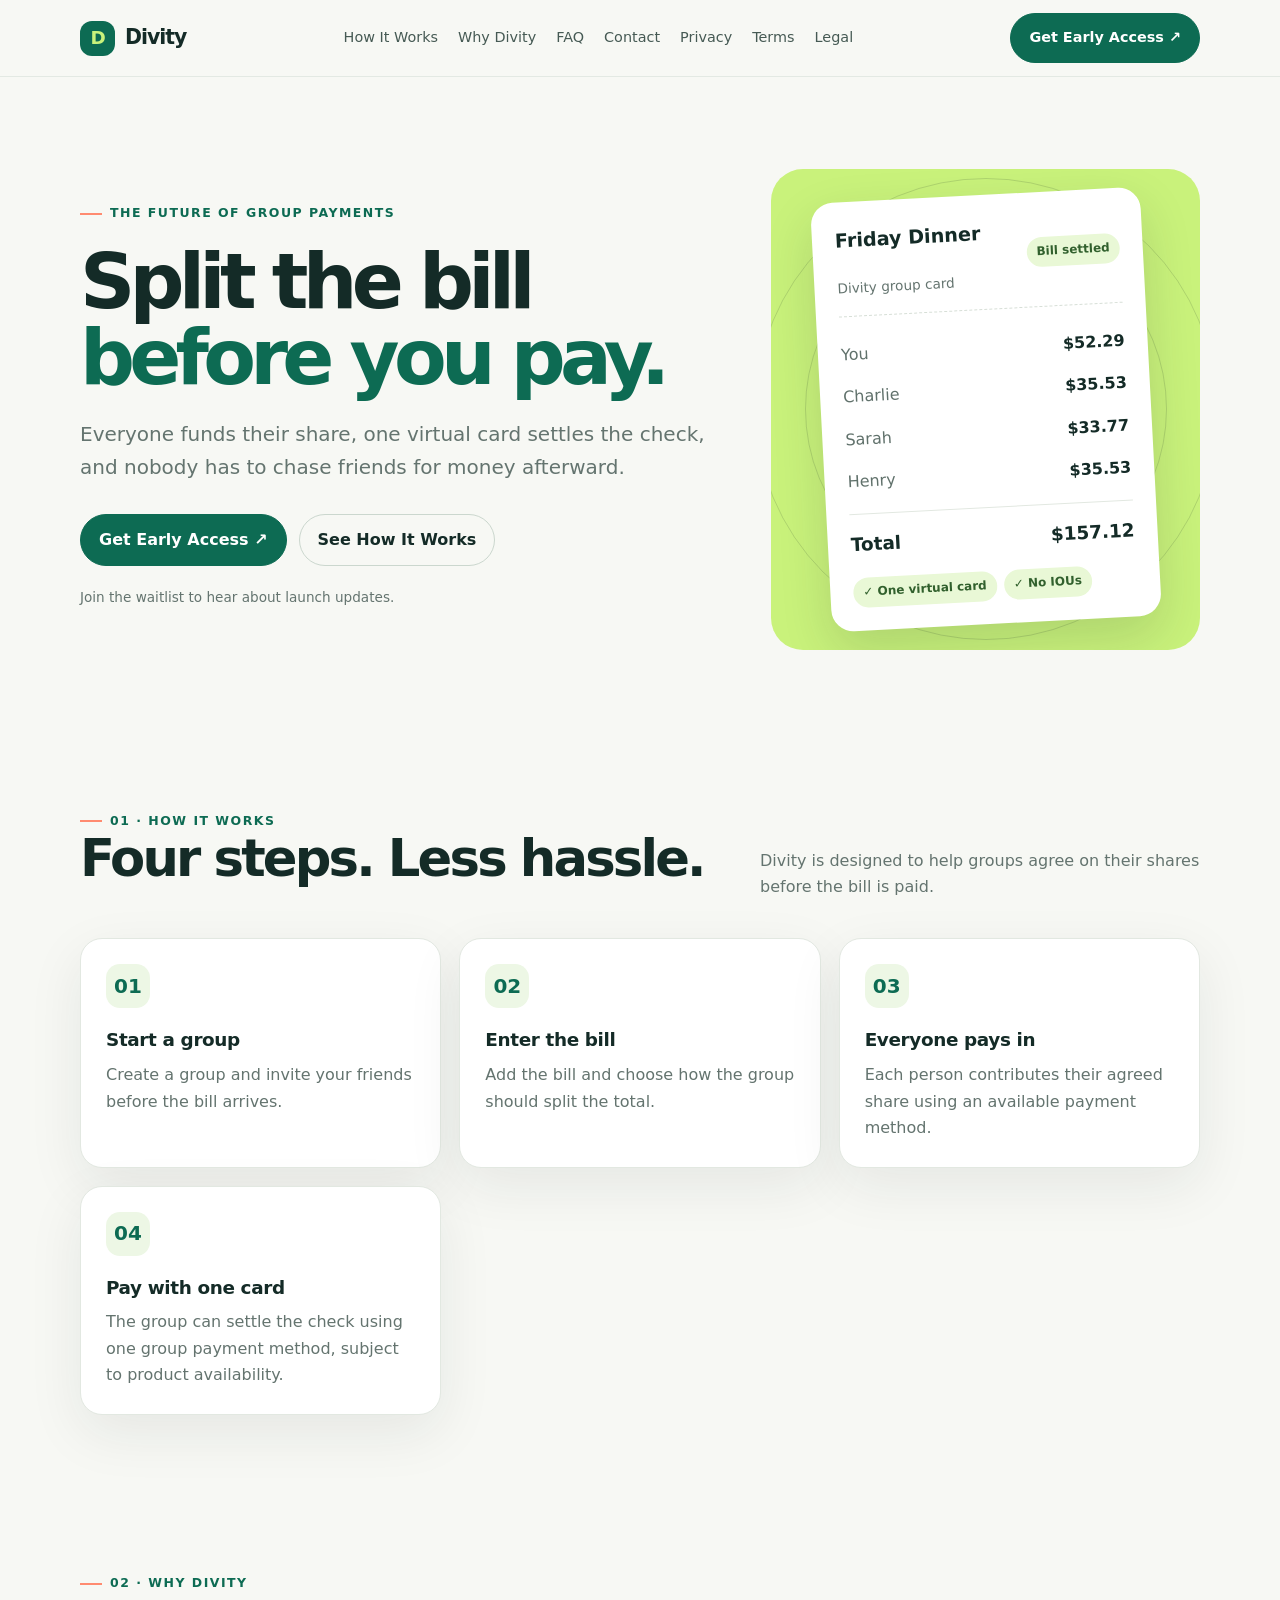
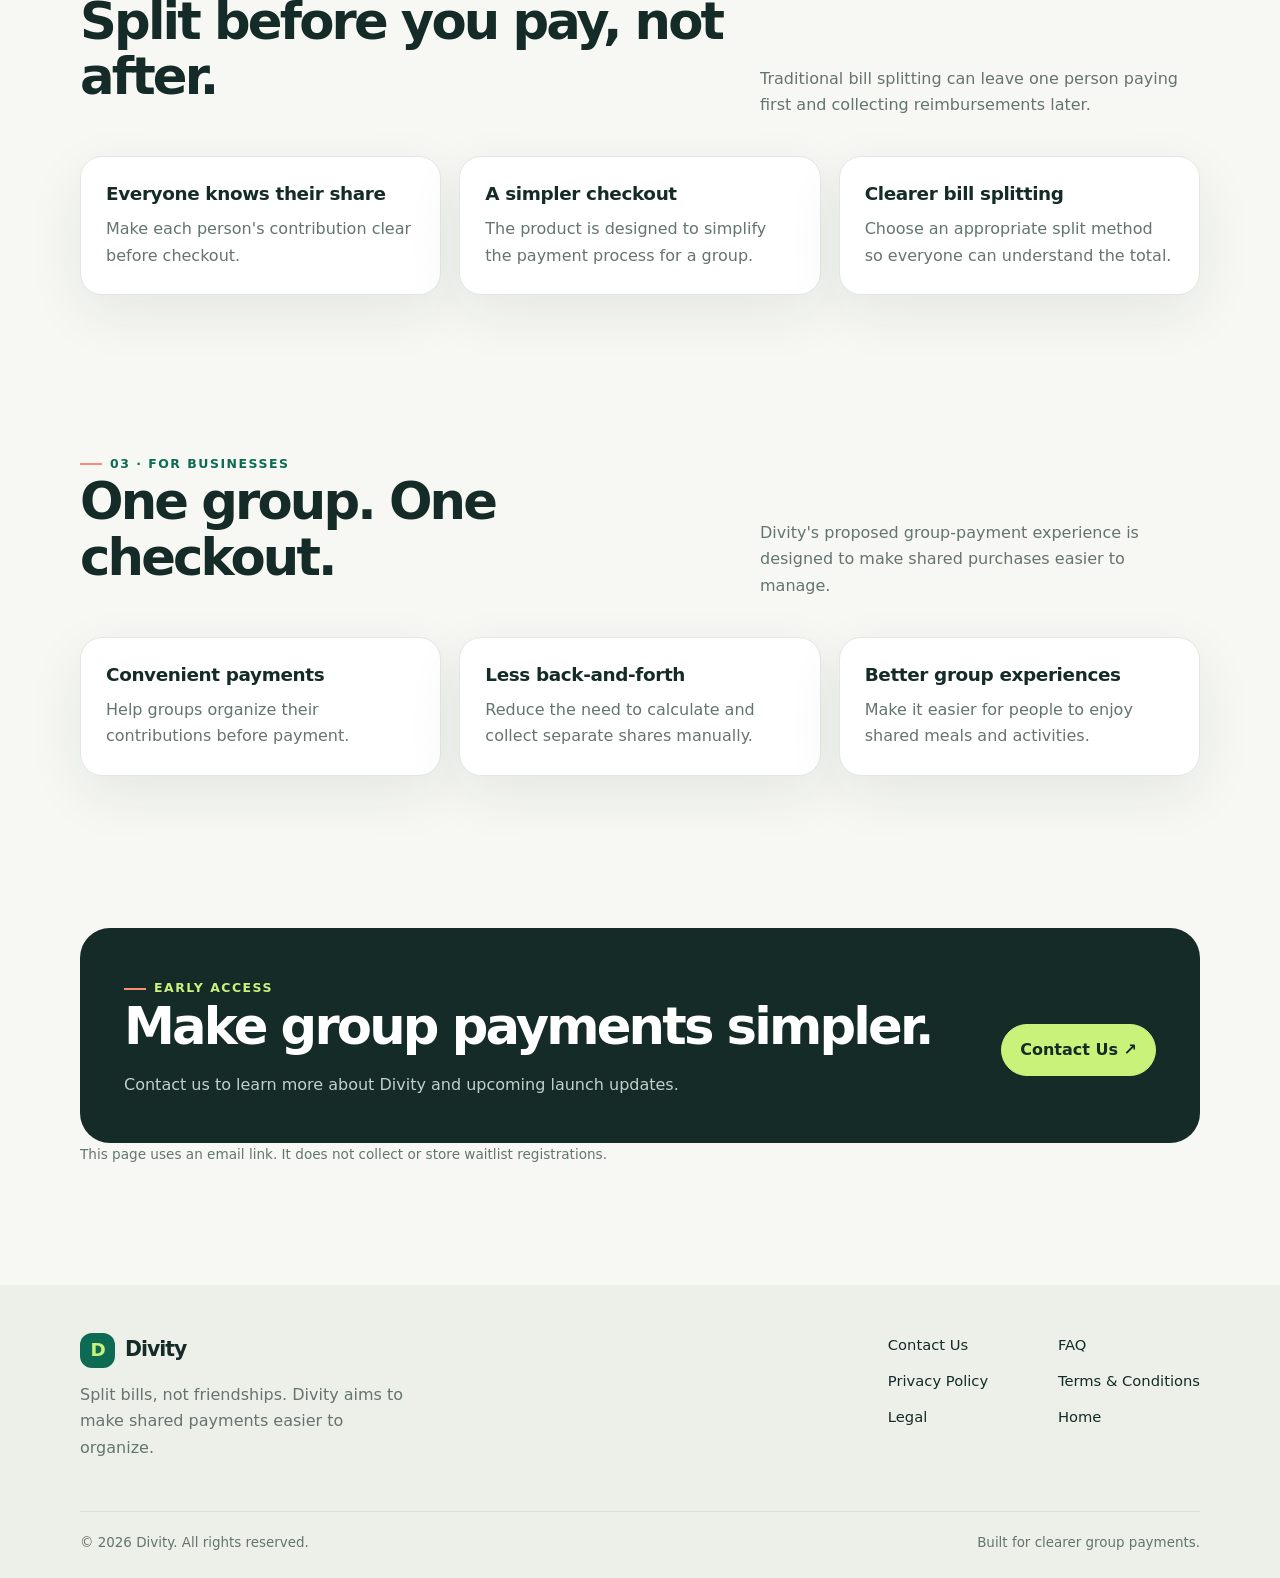
<file: wwwroot/Divity/index.html>
﻿<!DOCTYPE html>
<html lang="en">
<head>
    <meta charset="UTF-8">
    <meta name="viewport" content="width=device-width, initial-scale=1.0">
    <meta name="theme-color" content="#f7f8f4">
    <meta name="description" content="Divity helps groups split bills before they are paid. Everyone funds their share and one virtual card settles the check.">
    <title>Divity | Split the Bill Before You Pay</title>
    <link rel="stylesheet" href="../assets/styles.css">
</head>
<body>

    <header class="topbar">
        <div class="wrap nav">
            <a class="brand" href="index.html">
                <span class="mark">D</span>
                <span>Divity</span>
            </a>

            <nav class="links" aria-label="Main navigation">
                <a href="#how">How It Works</a>
                <a href="#why">Why Divity</a>
                <a href="faq.html">FAQ</a>
                <a href="contact.html">Contact</a>
                <a href="privacy.html">Privacy</a>
                <a href="terms.html">Terms</a>
                <a href="legal.html">Legal</a>
            </nav>

            <a class="nav-cta" href="#early-access">Get Early Access ↗</a>

            <button class="mobile-toggle"
                    type="button"
                    aria-label="Toggle navigation"
                    aria-expanded="false">
                ☰
            </button>
        </div>
    </header>

    <main>
        <section class="hero">
            <div class="wrap hero-grid">
                <div>
                    <span class="eyebrow">The future of group payments</span>

                    <h1>
                        Split the bill
                        <span class="highlight">before you pay.</span>
                    </h1>

                    <p class="lead">
                        Everyone funds their share, one virtual card settles the
                        check, and nobody has to chase friends for money afterward.
                    </p>

                    <div class="hero-actions">
                        <a class="button" href="#early-access">Get Early Access ↗</a>
                        <a class="button secondary" href="#how">See How It Works</a>
                    </div>

                    <p class="muted small-text">
                        Join the waitlist to hear about launch updates.
                    </p>
                </div>

                <div class="visual">
                    <div class="receipt">
                        <div class="receipt-top">
                            <div>
                                <strong class="receipt-title">Friday Dinner</strong>
                                <div class="muted small-text">Divity group card</div>
                            </div>
                            <span class="pill">Bill settled</span>
                        </div>

                        <div class="receipt-row">
                            <span>You</span>
                            <strong>$52.29</strong>
                        </div>

                        <div class="receipt-row">
                            <span>Charlie</span>
                            <strong>$35.53</strong>
                        </div>

                        <div class="receipt-row">
                            <span>Sarah</span>
                            <strong>$33.77</strong>
                        </div>

                        <div class="receipt-row">
                            <span>Henry</span>
                            <strong>$35.53</strong>
                        </div>

                        <div class="receipt-total">
                            <span>Total</span>
                            <span>$157.12</span>
                        </div>

                        <div class="receipt-pills">
                            <span class="pill">✓ One virtual card</span>
                            <span class="pill">✓ No IOUs</span>
                        </div>
                    </div>
                </div>
            </div>
        </section>

        <section class="section" id="how">
            <div class="wrap">
                <div class="section-head">
                    <div>
                        <span class="eyebrow">01 · How it works</span>
                        <h2>Four steps. Less hassle.</h2>
                    </div>

                    <p>
                        Divity is designed to help groups agree on their shares
                        before the bill is paid.
                    </p>
                </div>

                <div class="grid3">
                    <article class="card">
                        <div class="icon">01</div>
                        <h3>Start a group</h3>
                        <p>Create a group and invite your friends before the bill arrives.</p>
                    </article>

                    <article class="card">
                        <div class="icon">02</div>
                        <h3>Enter the bill</h3>
                        <p>Add the bill and choose how the group should split the total.</p>
                    </article>

                    <article class="card">
                        <div class="icon">03</div>
                        <h3>Everyone pays in</h3>
                        <p>Each person contributes their agreed share using an available payment method.</p>
                    </article>

                    <article class="card">
                        <div class="icon">04</div>
                        <h3>Pay with one card</h3>
                        <p>The group can settle the check using one group payment method, subject to product availability.</p>
                    </article>
                </div>
            </div>
        </section>

        <section class="section" id="why">
            <div class="wrap">
                <div class="section-head">
                    <div>
                        <span class="eyebrow">02 · Why Divity</span>
                        <h2>Split before you pay, not after.</h2>
                    </div>

                    <p>
                        Traditional bill splitting can leave one person paying
                        first and collecting reimbursements later.
                    </p>
                </div>

                <div class="grid3">
                    <article class="card">
                        <h3>Everyone knows their share</h3>
                        <p>Make each person's contribution clear before checkout.</p>
                    </article>

                    <article class="card">
                        <h3>A simpler checkout</h3>
                        <p>The product is designed to simplify the payment process for a group.</p>
                    </article>

                    <article class="card">
                        <h3>Clearer bill splitting</h3>
                        <p>Choose an appropriate split method so everyone can understand the total.</p>
                    </article>
                </div>
            </div>
        </section>

        <section class="section">
            <div class="wrap">
                <div class="section-head">
                    <div>
                        <span class="eyebrow">03 · For businesses</span>
                        <h2>One group. One checkout.</h2>
                    </div>

                    <p>
                        Divity's proposed group-payment experience is designed
                        to make shared purchases easier to manage.
                    </p>
                </div>

                <div class="grid3">
                    <article class="card">
                        <h3>Convenient payments</h3>
                        <p>Help groups organize their contributions before payment.</p>
                    </article>

                    <article class="card">
                        <h3>Less back-and-forth</h3>
                        <p>Reduce the need to calculate and collect separate shares manually.</p>
                    </article>

                    <article class="card">
                        <h3>Better group experiences</h3>
                        <p>Make it easier for people to enjoy shared meals and activities.</p>
                    </article>
                </div>
            </div>
        </section>

        <section class="section" id="early-access">
            <div class="wrap">
                <div class="band">
                    <div>
                        <span class="eyebrow band-eyebrow">Early access</span>
                        <h2>Make group payments simpler.</h2>
                        <p>Contact us to learn more about Divity and upcoming launch updates.</p>
                    </div>

                    <div class="hero-actions">
                        <a class="button band-button"
                           href="mailto:support@usedivity.com?subject=Divity%20Early%20Access">
                            Contact Us ↗
                        </a>
                    </div>
                </div>

                <p class="muted small-text">
                    This page uses an email link. It does not collect or store
                    waitlist registrations.
                </p>
            </div>
        </section>
    </main>

    <footer class="footer">
        <div class="wrap">
            <div class="footer-top">
                <div>
                    <a class="brand" href="index.html">
                        <span class="mark">D</span>
                        <span>Divity</span>
                    </a>

                    <p class="footer-tag">
                        Split bills, not friendships. Divity aims to make
                        shared payments easier to organize.
                    </p>
                </div>

                <div class="footer-links">
                    <a href="contact.html">Contact Us</a>
                    <a href="faq.html">FAQ</a>
                    <a href="privacy.html">Privacy Policy</a>
                    <a href="terms.html">Terms &amp; Conditions</a>
                    <a href="legal.html">Legal</a>
                    <a href="index.html">Home</a>
                </div>
            </div>

            <div class="footer-bottom">
                <span>© <span data-year></span> Divity. All rights reserved.</span>
                <span>Built for clearer group payments.</span>
            </div>
        </div>
    </footer>

    <script src="../assets/site.js"></script>
</body>
</html>
</file>
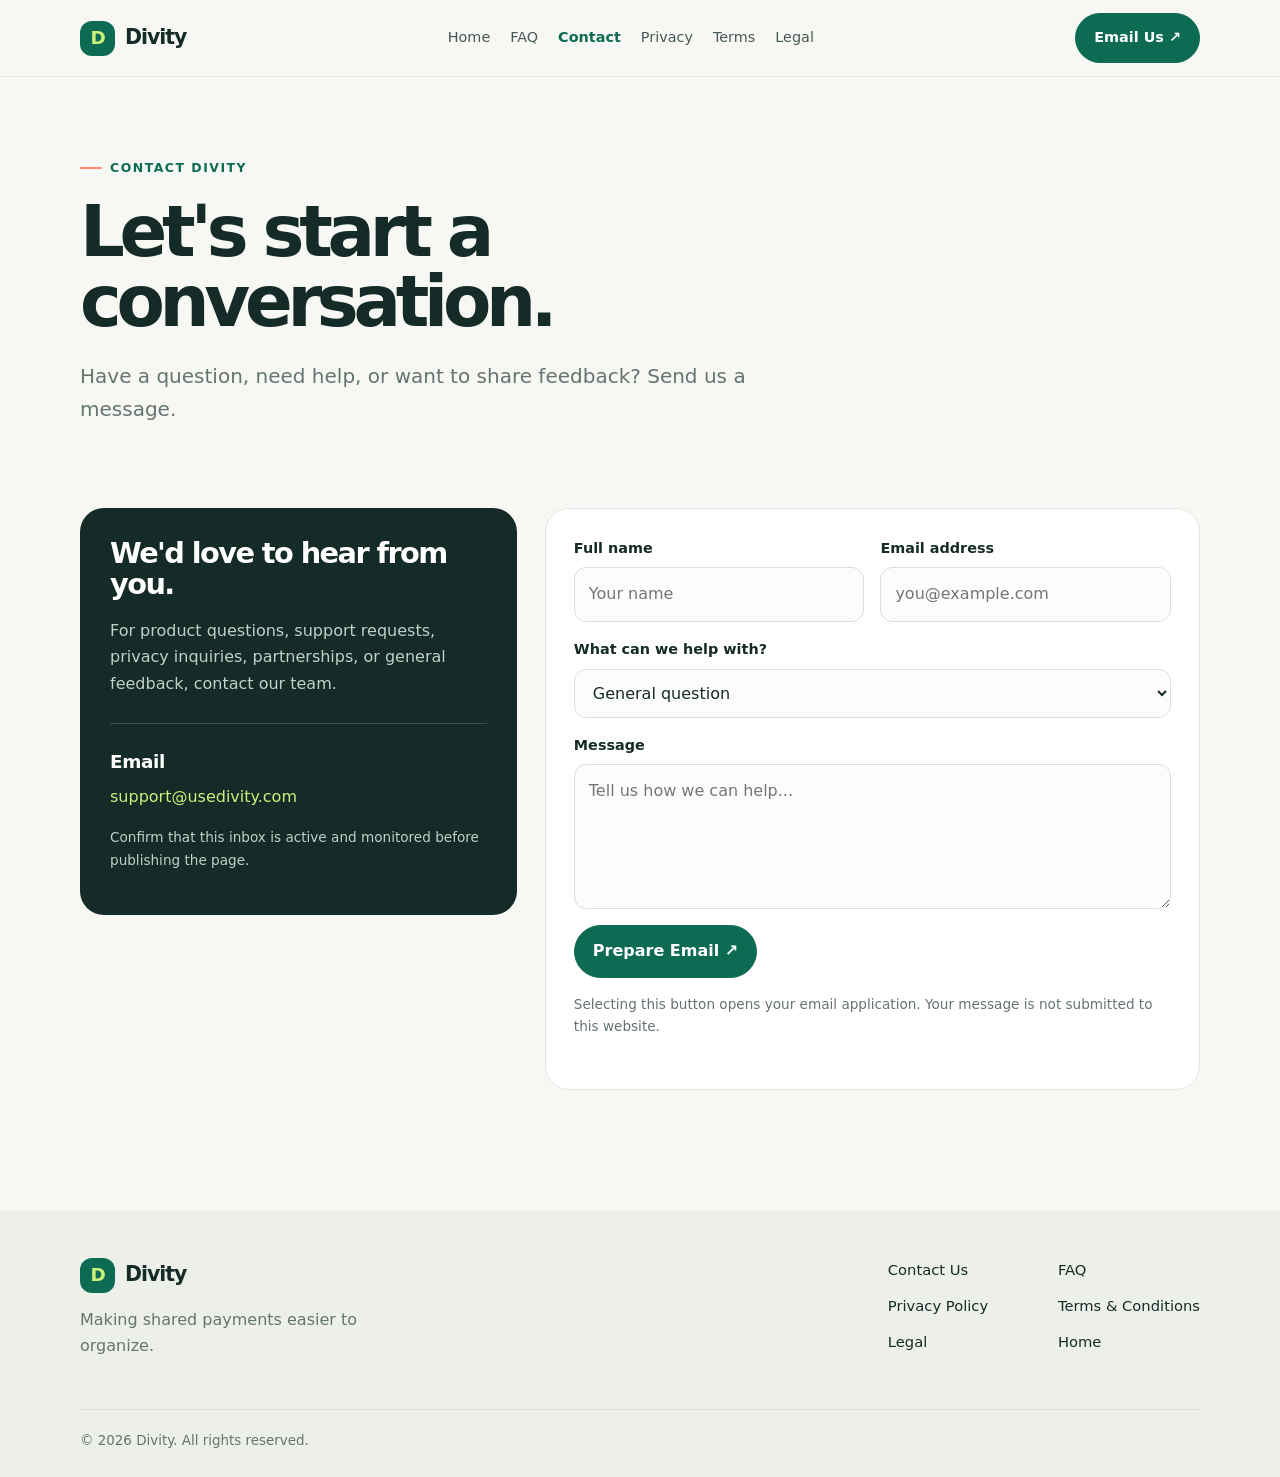
<file: wwwroot/Divity/contact.html>
﻿<!DOCTYPE html>
<html lang="en">
<head>
    <meta charset="UTF-8">
    <meta name="viewport" content="width=device-width, initial-scale=1.0">
    <meta name="description" content="Contact Divity for questions, feedback, and support.">
    <meta name="theme-color" content="#f7f8f4">
    <title>Contact Us | Divity</title>
    <link rel="stylesheet" href="../assets/styles.css">
</head>
<body>

    <header class="topbar">
        <div class="wrap nav">
            <a class="brand" href="index.html">
                <span class="mark">D</span><span>Divity</span>
            </a>

            <nav class="links" aria-label="Main navigation">
                <a href="index.html">Home</a>
                <a href="faq.html">FAQ</a>
                <a class="active" href="contact.html">Contact</a>
                <a href="privacy.html">Privacy</a>
                <a href="terms.html">Terms</a>
                <a href="legal.html">Legal</a>
            </nav>

            <a class="nav-cta" href="mailto:support@usedivity.com">Email Us ↗</a>

            <button class="mobile-toggle"
                    type="button"
                    aria-label="Toggle navigation"
                    aria-expanded="false">
                ☰
            </button>
        </div>
    </header>

    <main>
        <section class="page-hero">
            <div class="wrap">
                <span class="eyebrow">Contact Divity</span>
                <h1>Let's start a conversation.</h1>
                <p class="lead">
                    Have a question, need help, or want to share feedback?
                    Send us a message.
                </p>
            </div>
        </section>

        <section class="wrap contact-grid">
            <aside class="contact-card">
                <h2>We'd love to hear from you.</h2>

                <p>
                    For product questions, support requests, privacy inquiries,
                    partnerships, or general feedback, contact our team.
                </p>

                <hr class="dark-divider">

                <h3>Email</h3>
                <p>
                    <a href="mailto:support@usedivity.com">
                        support@usedivity.com
                    </a>
                </p>

                <p class="small-text">
                    Confirm that this inbox is active and monitored before
                    publishing the page.
                </p>
            </aside>

            <form class="form" data-contact-form>
                <div class="form-grid">
                    <div class="field">
                        <label for="name">Full name</label>
                        <input id="name"
                               name="name"
                               autocomplete="name"
                               required
                               placeholder="Your name">
                    </div>

                    <div class="field">
                        <label for="email">Email address</label>
                        <input id="email"
                               name="email"
                               type="email"
                               autocomplete="email"
                               required
                               placeholder="you@example.com">
                    </div>

                    <div class="field full">
                        <label for="topic">What can we help with?</label>
                        <select id="topic" name="topic">
                            <option>General question</option>
                            <option>Technical support</option>
                            <option>Privacy request</option>
                            <option>Business or partnership</option>
                            <option>Feedback</option>
                        </select>
                    </div>

                    <div class="field full">
                        <label for="message">Message</label>
                        <textarea id="message"
                                  name="message"
                                  required
                                  placeholder="Tell us how we can help..."></textarea>
                    </div>

                    <div class="field full">
                        <button class="button" type="submit">
                            Prepare Email ↗
                        </button>

                        <p class="form-note">
                            Selecting this button opens your email application.
                            Your message is not submitted to this website.
                        </p>

                        <p data-form-message role="status" aria-live="polite"></p>
                    </div>
                </div>
            </form>
        </section>
    </main>

    <footer class="footer">
        <div class="wrap">
            <div class="footer-top">
                <div>
                    <a class="brand" href="index.html">
                        <span class="mark">D</span><span>Divity</span>
                    </a>
                    <p class="footer-tag">
                        Making shared payments easier to organize.
                    </p>
                </div>

                <div class="footer-links">
                    <a href="contact.html">Contact Us</a>
                    <a href="faq.html">FAQ</a>
                    <a href="privacy.html">Privacy Policy</a>
                    <a href="terms.html">Terms &amp; Conditions</a>
                    <a href="legal.html">Legal</a>
                    <a href="index.html">Home</a>
                </div>
            </div>

            <div class="footer-bottom">
                <span>© <span data-year></span> Divity. All rights reserved.</span>
            </div>
        </div>
    </footer>

    <script src="../assets/site.js"></script>
</body>
</html>
</file>
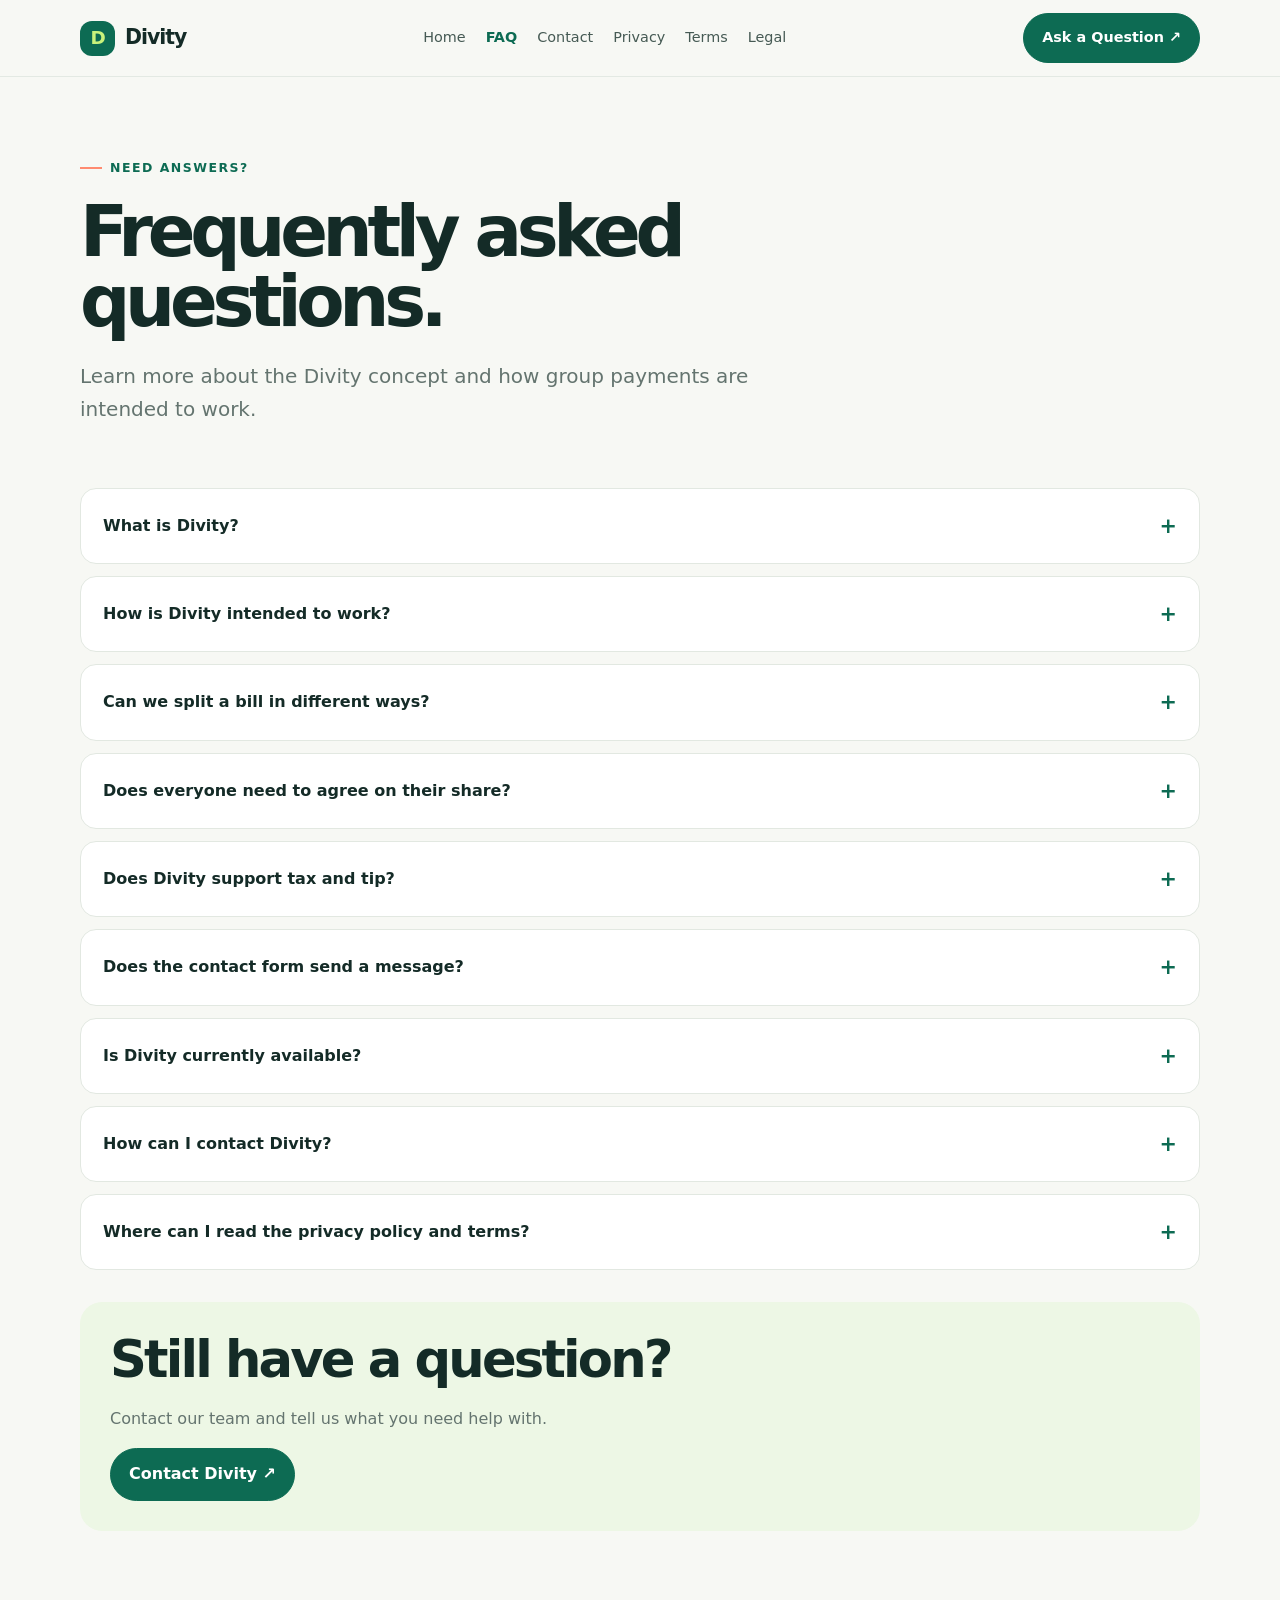
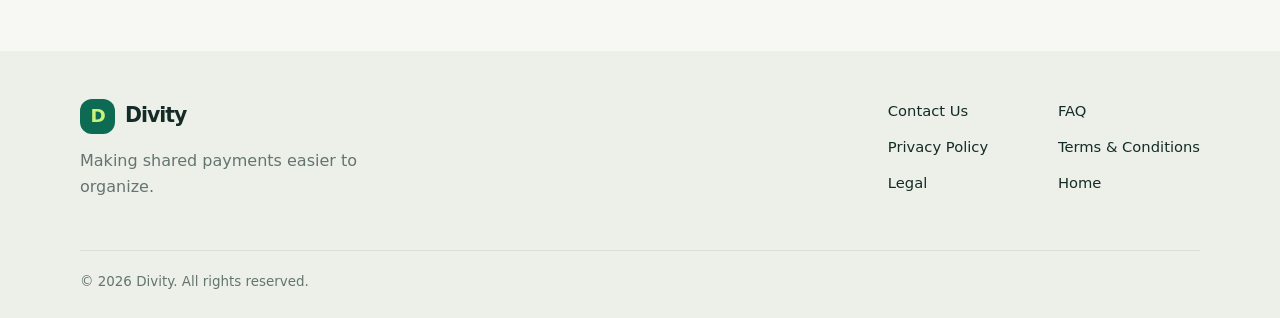
<file: wwwroot/Divity/faq.html>
﻿<!DOCTYPE html>
<html lang="en">
<head>
    <meta charset="UTF-8">
    <meta name="viewport" content="width=device-width, initial-scale=1.0">
    <meta name="description" content="Frequently asked questions about Divity and group payments.">
    <meta name="theme-color" content="#f7f8f4">
    <title>Frequently Asked Questions | Divity</title>
    <link rel="stylesheet" href="../assets/styles.css">
</head>
<body>

    <header class="topbar">
        <div class="wrap nav">
            <a class="brand" href="index.html">
                <span class="mark">D</span><span>Divity</span>
            </a>

            <nav class="links" aria-label="Main navigation">
                <a href="index.html">Home</a>
                <a class="active" href="faq.html">FAQ</a>
                <a href="contact.html">Contact</a>
                <a href="privacy.html">Privacy</a>
                <a href="terms.html">Terms</a>
                <a href="legal.html">Legal</a>
            </nav>

            <a class="nav-cta" href="contact.html">Ask a Question ↗</a>

            <button class="mobile-toggle"
                    type="button"
                    aria-label="Toggle navigation"
                    aria-expanded="false">
                ☰
            </button>
        </div>
    </header>

    <main>
        <section class="page-hero">
            <div class="wrap">
                <span class="eyebrow">Need answers?</span>
                <h1>Frequently asked questions.</h1>
                <p class="lead">
                    Learn more about the Divity concept and how group payments
                    are intended to work.
                </p>
            </div>
        </section>

        <section class="wrap faq-section">
            <div class="faq-list">

                <details>
                    <summary>What is Divity?</summary>
                    <p>
                        Divity is designed to help groups organize bill splitting
                        before making a shared payment. The goal is to make each
                        person's share clear and reduce the need to collect money
                        from friends afterward.
                    </p>
                </details>

                <details>
                    <summary>How is Divity intended to work?</summary>
                    <p>
                        A group organizes a bill, agrees on how the total should
                        be split, and each participant contributes their share.
                        The intended experience uses a group payment method to
                        settle the total, subject to the product's actual
                        availability and terms.
                    </p>
                </details>

                <details>
                    <summary>Can we split a bill in different ways?</summary>
                    <p>
                        The product concept includes options such as splitting
                        evenly, by item, or by percentage. Available split
                        methods depend on the functionality released in the
                        Divity product.
                    </p>
                </details>

                <details>
                    <summary>Does everyone need to agree on their share?</summary>
                    <p>
                        Group members should review and agree on their assigned
                        amounts before the group completes a payment.
                    </p>
                </details>

                <details>
                    <summary>Does Divity support tax and tip?</summary>
                    <p>
                        The intended bill-splitting experience can account for
                        tax and tip. The exact calculation options and their
                        availability should be confirmed in the live product.
                    </p>
                </details>

                <details>
                    <summary>Does the contact form send a message?</summary>
                    <p>
                        The contact form on this static website opens the
                        visitor's default email application with a message
                        prepared. It does not submit information to a server.
                    </p>
                </details>

                <details>
                    <summary>Is Divity currently available?</summary>
                    <p>
                        Availability, supported locations, eligible users, and
                        product features may change. Contact the Divity team
                        for current launch and availability information.
                    </p>
                </details>

                <details>
                    <summary>How can I contact Divity?</summary>
                    <p>
                        Visit the <a href="contact.html">Contact page</a> to
                        find the contact email and prepare a message.
                    </p>
                </details>

                <details>
                    <summary>Where can I read the privacy policy and terms?</summary>
                    <p>
                        Read the <a href="privacy.html">Privacy Policy</a>,
                        <a href="terms.html">Terms and Conditions</a>, and
                        <a href="legal.html">Legal Information</a> pages.
                        These documents must be reviewed and completed before
                        the website is published.
                    </p>
                </details>

            </div>

            <div class="faq-contact">
                <h2>Still have a question?</h2>
                <p class="muted">Contact our team and tell us what you need help with.</p>
                <a class="button" href="contact.html">Contact Divity ↗</a>
            </div>
        </section>
    </main>

    <footer class="footer">
        <div class="wrap">
            <div class="footer-top">
                <div>
                    <a class="brand" href="index.html">
                        <span class="mark">D</span><span>Divity</span>
                    </a>
                    <p class="footer-tag">
                        Making shared payments easier to organize.
                    </p>
                </div>

                <div class="footer-links">
                    <a href="contact.html">Contact Us</a>
                    <a href="faq.html">FAQ</a>
                    <a href="privacy.html">Privacy Policy</a>
                    <a href="terms.html">Terms &amp; Conditions</a>
                    <a href="legal.html">Legal</a>
                    <a href="index.html">Home</a>
                </div>
            </div>

            <div class="footer-bottom">
                <span>© <span data-year></span> Divity. All rights reserved.</span>
            </div>
        </div>
    </footer>

    <script src="../assets/site.js"></script>
</body>
</html>
</file>
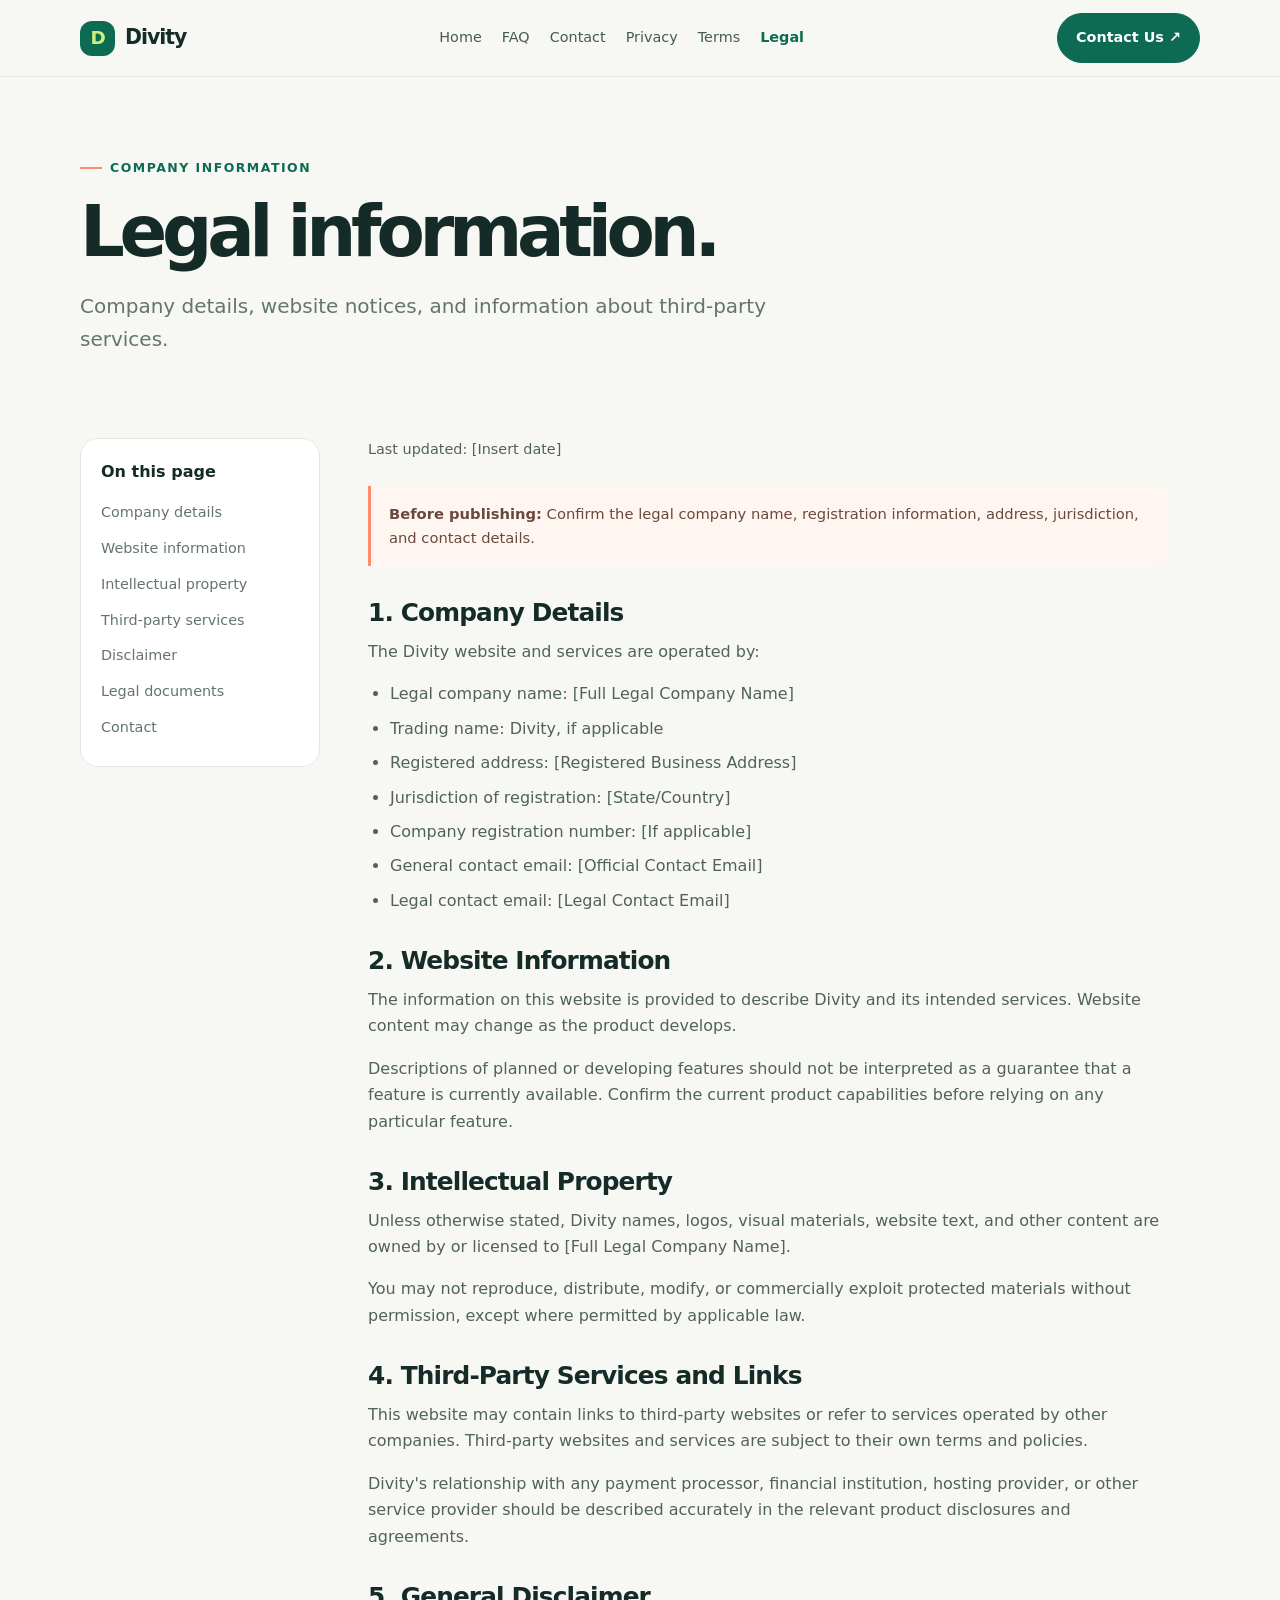
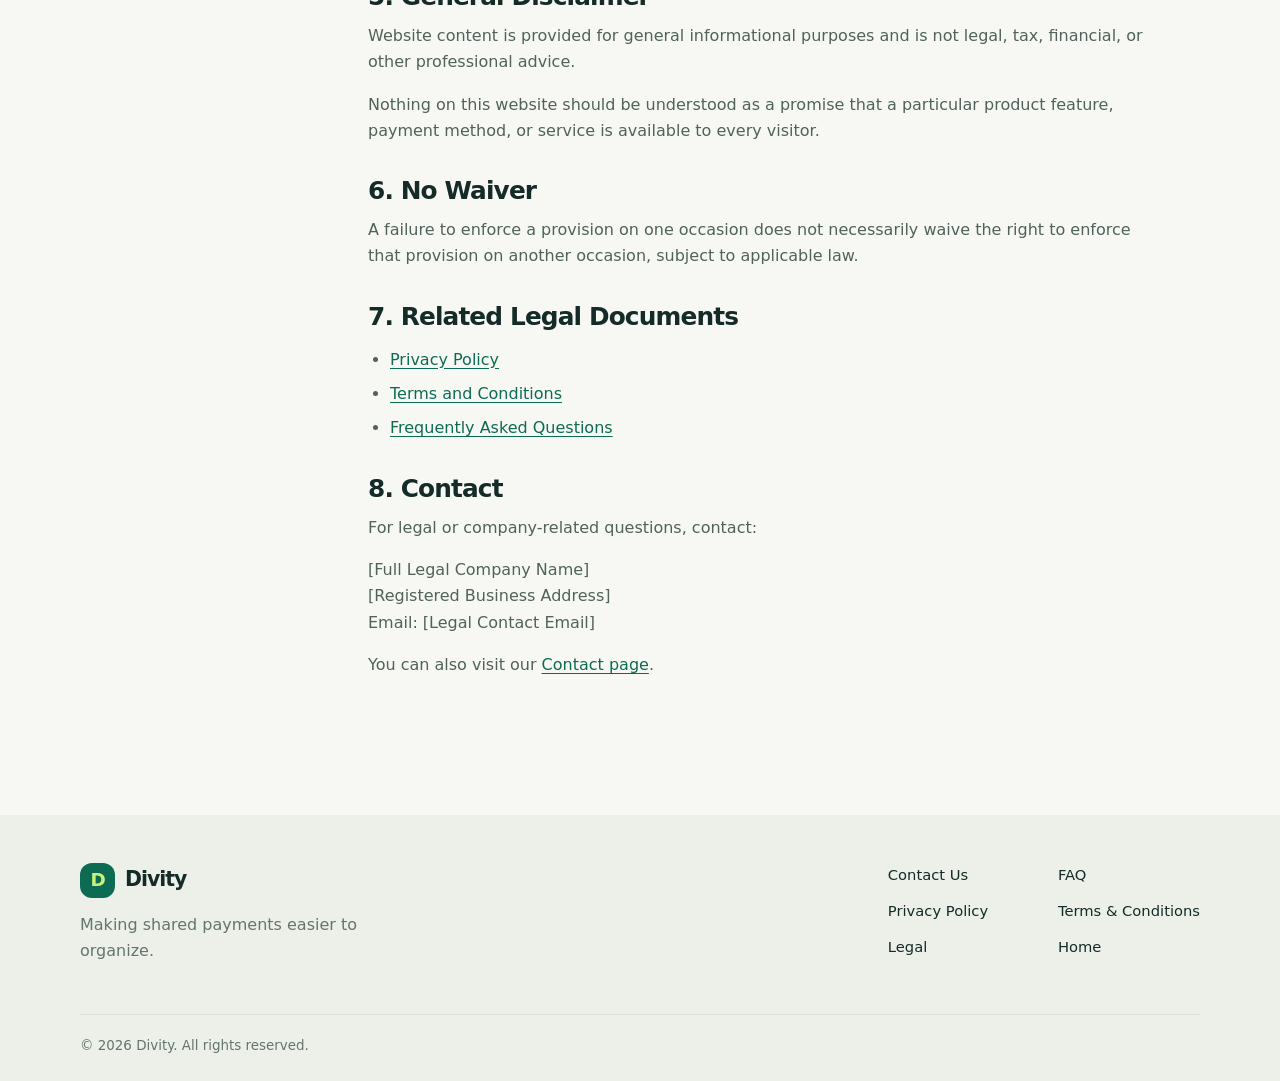
<file: wwwroot/Divity/legal.html>
﻿<!DOCTYPE html>
<html lang="en">
<head>
    <meta charset="UTF-8">
    <meta name="viewport" content="width=device-width, initial-scale=1.0">
    <meta name="description" content="Legal information and company details for Divity.">
    <meta name="theme-color" content="#f7f8f4">
    <title>Legal Information | Divity</title>
    <link rel="stylesheet" href="../assets/styles.css">
</head>
<body>

    <header class="topbar">
        <div class="wrap nav">
            <a class="brand" href="index.html">
                <span class="mark">D</span><span>Divity</span>
            </a>

            <nav class="links" aria-label="Main navigation">
                <a href="index.html">Home</a>
                <a href="faq.html">FAQ</a>
                <a href="contact.html">Contact</a>
                <a href="privacy.html">Privacy</a>
                <a href="terms.html">Terms</a>
                <a class="active" href="legal.html">Legal</a>
            </nav>

            <a class="nav-cta" href="contact.html">Contact Us ↗</a>

            <button class="mobile-toggle"
                    type="button"
                    aria-label="Toggle navigation"
                    aria-expanded="false">
                ☰
            </button>
        </div>
    </header>

    <main>
        <section class="page-hero">
            <div class="wrap">
                <span class="eyebrow">Company information</span>
                <h1>Legal information.</h1>
                <p class="lead">
                    Company details, website notices, and information about
                    third-party services.
                </p>
            </div>
        </section>

        <section class="wrap content-layout">
            <aside class="side">
                <strong>On this page</strong>
                <a href="#company">Company details</a>
                <a href="#website">Website information</a>
                <a href="#ip">Intellectual property</a>
                <a href="#third-party">Third-party services</a>
                <a href="#disclaimer">Disclaimer</a>
                <a href="#documents">Legal documents</a>
                <a href="#contact">Contact</a>
            </aside>

            <article class="prose">
                <p class="legal-meta">
                    Last updated: [Insert date]
                </p>

                <div class="notice">
                    <strong>Before publishing:</strong>
                    Confirm the legal company name, registration information,
                    address, jurisdiction, and contact details.
                </div>

                <h2 id="company">1. Company Details</h2>
                <p>
                    The Divity website and services are operated by:
                </p>

                <ul>
                    <li>Legal company name: [Full Legal Company Name]</li>
                    <li>Trading name: Divity, if applicable</li>
                    <li>Registered address: [Registered Business Address]</li>
                    <li>Jurisdiction of registration: [State/Country]</li>
                    <li>Company registration number: [If applicable]</li>
                    <li>General contact email: [Official Contact Email]</li>
                    <li>Legal contact email: [Legal Contact Email]</li>
                </ul>

                <h2 id="website">2. Website Information</h2>
                <p>
                    The information on this website is provided to describe
                    Divity and its intended services. Website content may
                    change as the product develops.
                </p>
                <p>
                    Descriptions of planned or developing features should not
                    be interpreted as a guarantee that a feature is currently
                    available. Confirm the current product capabilities before
                    relying on any particular feature.
                </p>

                <h2 id="ip">3. Intellectual Property</h2>
                <p>
                    Unless otherwise stated, Divity names, logos, visual
                    materials, website text, and other content are owned by
                    or licensed to [Full Legal Company Name].
                </p>
                <p>
                    You may not reproduce, distribute, modify, or commercially
                    exploit protected materials without permission, except
                    where permitted by applicable law.
                </p>

                <h2 id="third-party">4. Third-Party Services and Links</h2>
                <p>
                    This website may contain links to third-party websites
                    or refer to services operated by other companies.
                    Third-party websites and services are subject to their
                    own terms and policies.
                </p>
                <p>
                    Divity's relationship with any payment processor, financial
                    institution, hosting provider, or other service provider
                    should be described accurately in the relevant product
                    disclosures and agreements.
                </p>

                <h2 id="disclaimer">5. General Disclaimer</h2>
                <p>
                    Website content is provided for general informational
                    purposes and is not legal, tax, financial, or other
                    professional advice.
                </p>
                <p>
                    Nothing on this website should be understood as a promise
                    that a particular product feature, payment method, or
                    service is available to every visitor.
                </p>

                <h2>6. No Waiver</h2>
                <p>
                    A failure to enforce a provision on one occasion does not
                    necessarily waive the right to enforce that provision
                    on another occasion, subject to applicable law.
                </p>

                <h2 id="documents">7. Related Legal Documents</h2>
                <ul>
                    <li><a href="privacy.html">Privacy Policy</a></li>
                    <li><a href="terms.html">Terms and Conditions</a></li>
                    <li><a href="faq.html">Frequently Asked Questions</a></li>
                </ul>

                <h2 id="contact">8. Contact</h2>
                <p>
                    For legal or company-related questions, contact:
                </p>
                <p>
                    [Full Legal Company Name]<br>
                    [Registered Business Address]<br>
                    Email: [Legal Contact Email]
                </p>

                <p>
                    You can also visit our <a href="contact.html">Contact page</a>.
                </p>
            </article>
        </section>
    </main>

    <footer class="footer">
        <div class="wrap">
            <div class="footer-top">
                <div>
                    <a class="brand" href="index.html">
                        <span class="mark">D</span><span>Divity</span>
                    </a>
                    <p class="footer-tag">Making shared payments easier to organize.</p>
                </div>

                <div class="footer-links">
                    <a href="contact.html">Contact Us</a>
                    <a href="faq.html">FAQ</a>
                    <a href="privacy.html">Privacy Policy</a>
                    <a href="terms.html">Terms &amp; Conditions</a>
                    <a href="legal.html">Legal</a>
                    <a href="index.html">Home</a>
                </div>
            </div>

            <div class="footer-bottom">
                <span>© <span data-year></span> Divity. All rights reserved.</span>
            </div>
        </div>
    </footer>

    <script src="../assets/site.js"></script>
</body>
</html>
</file>
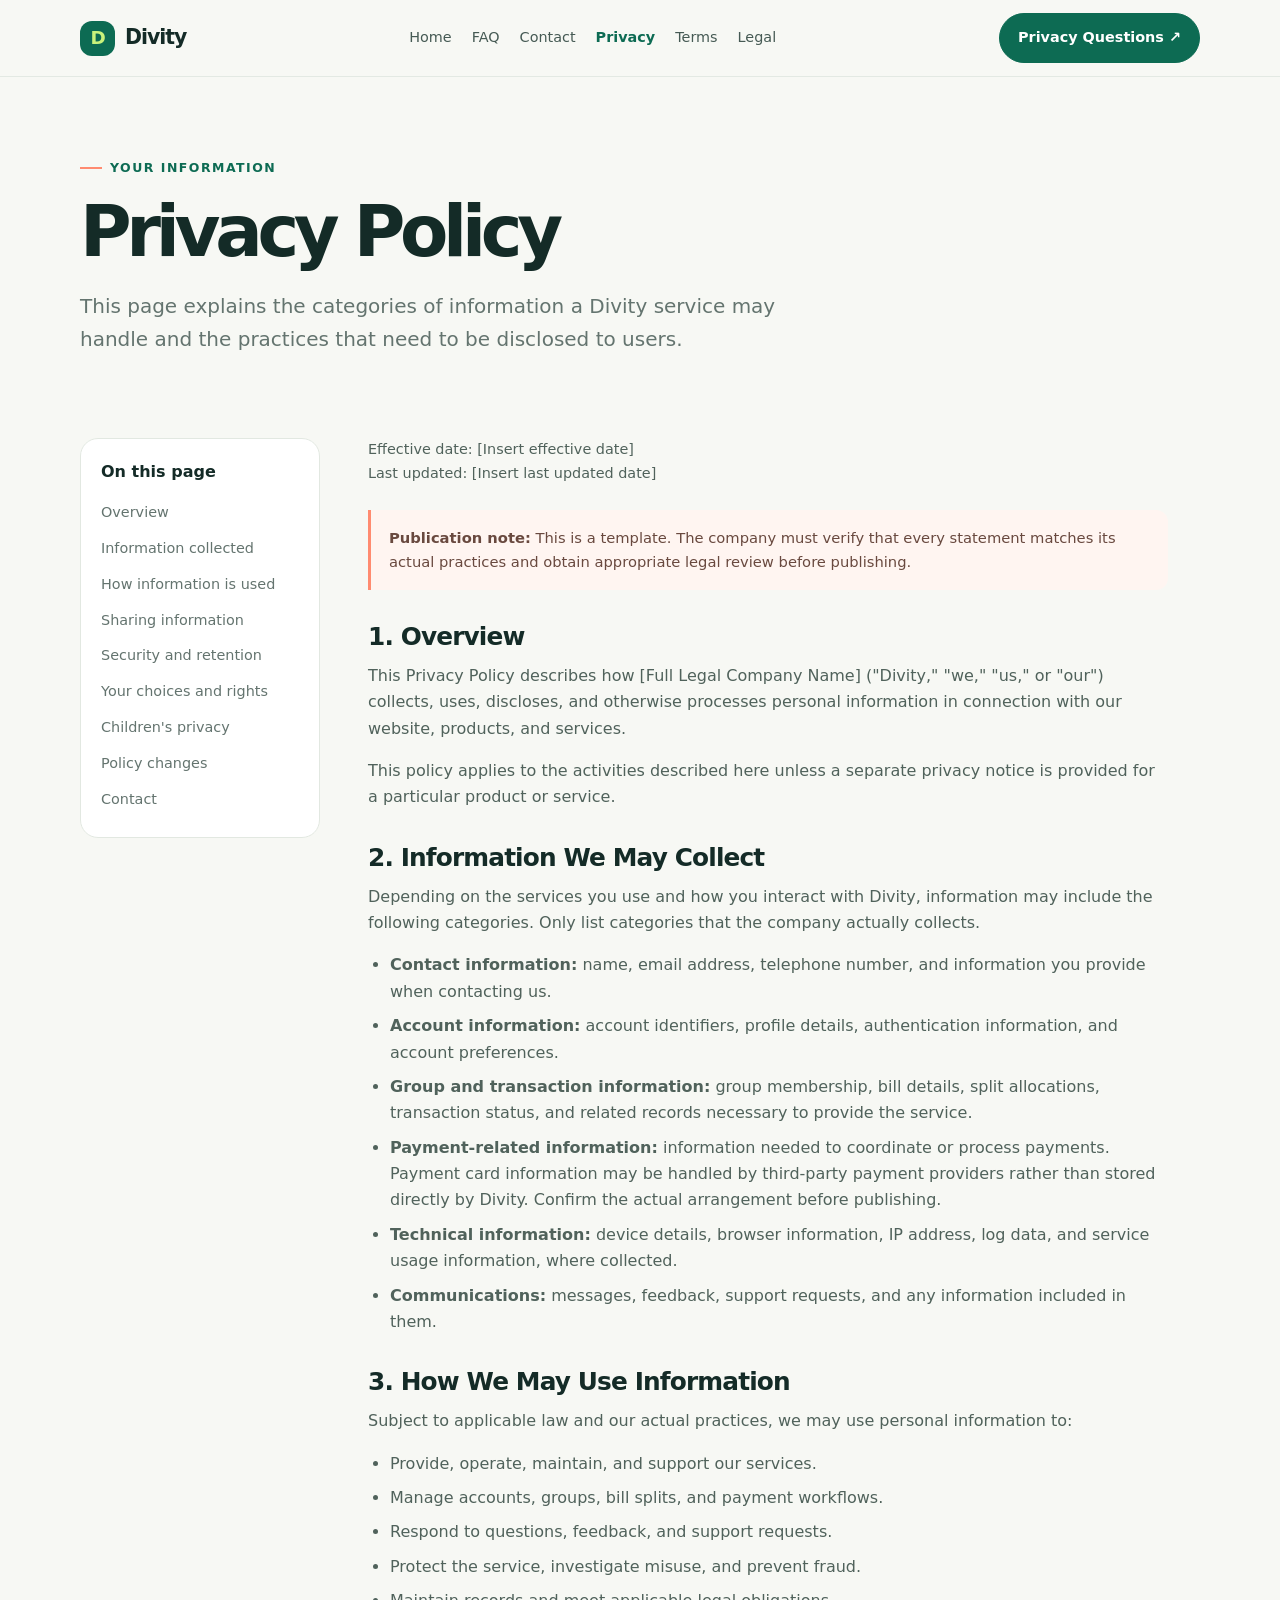
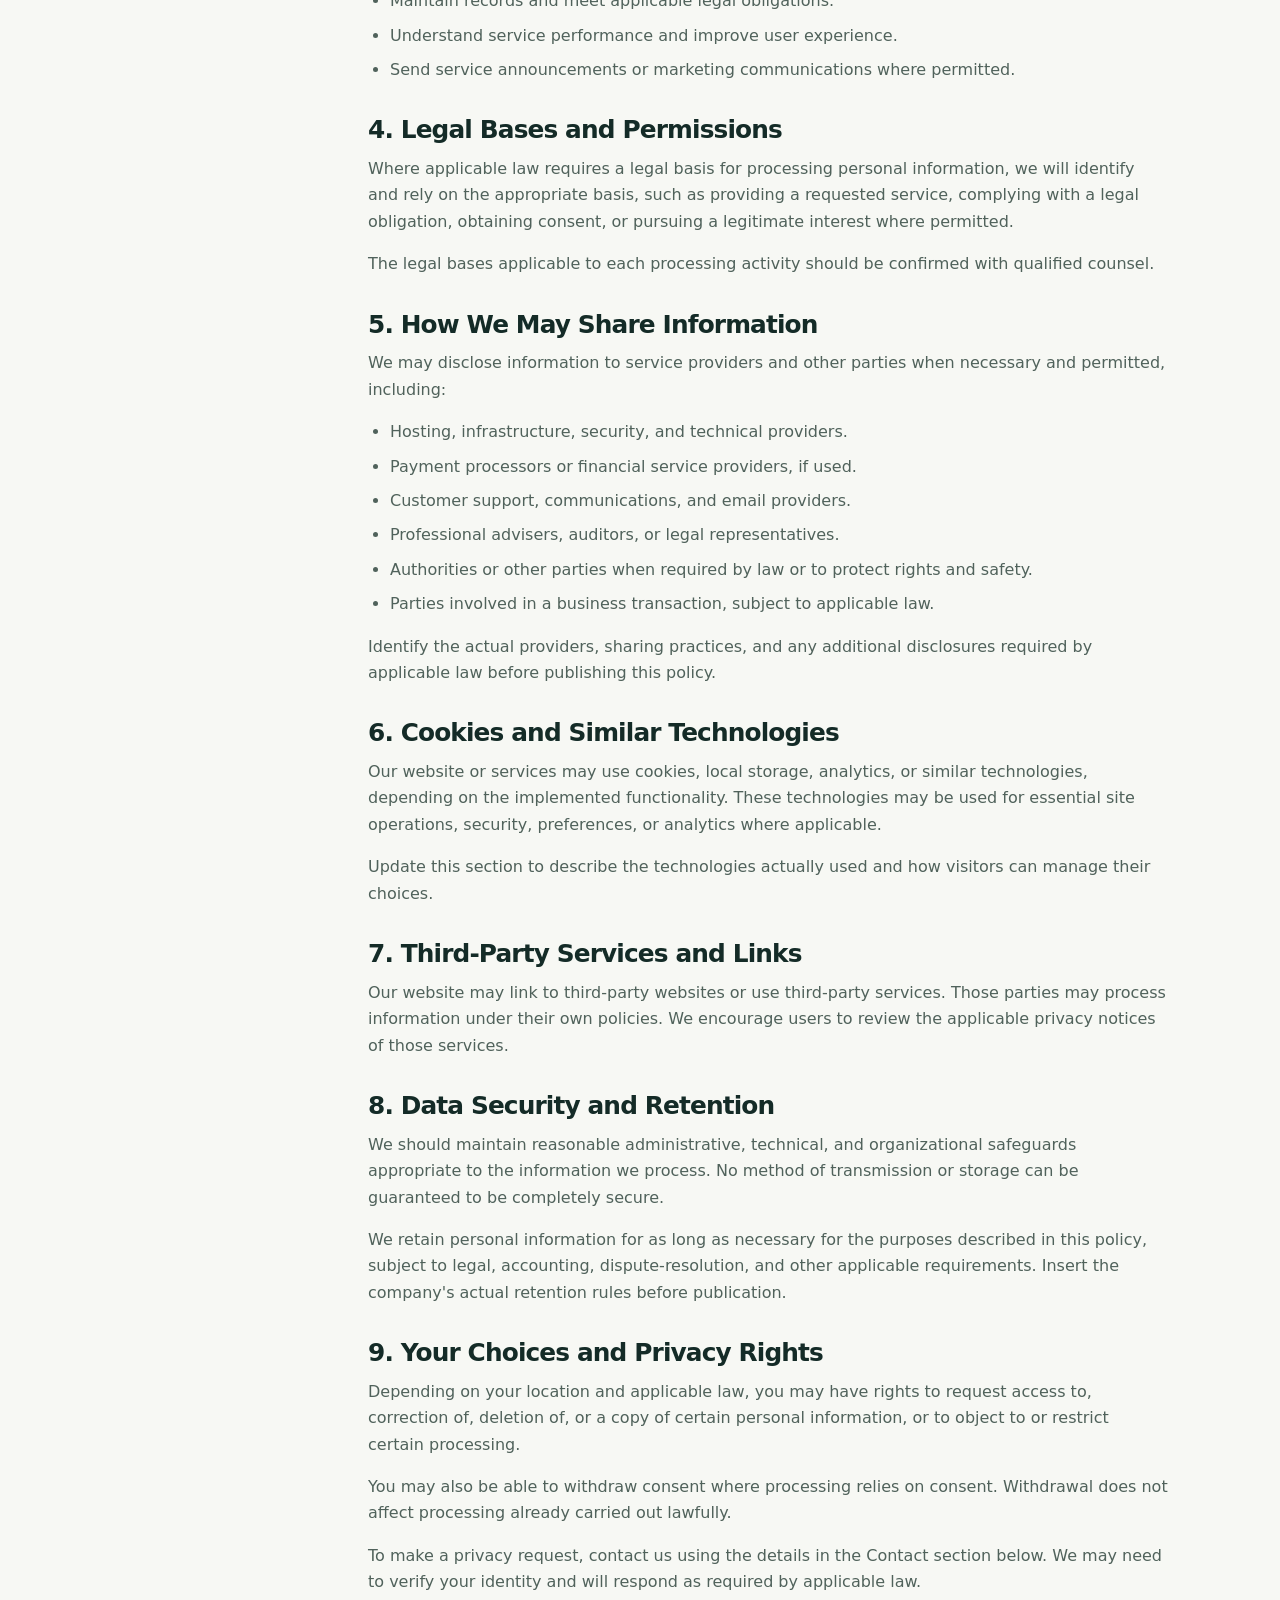
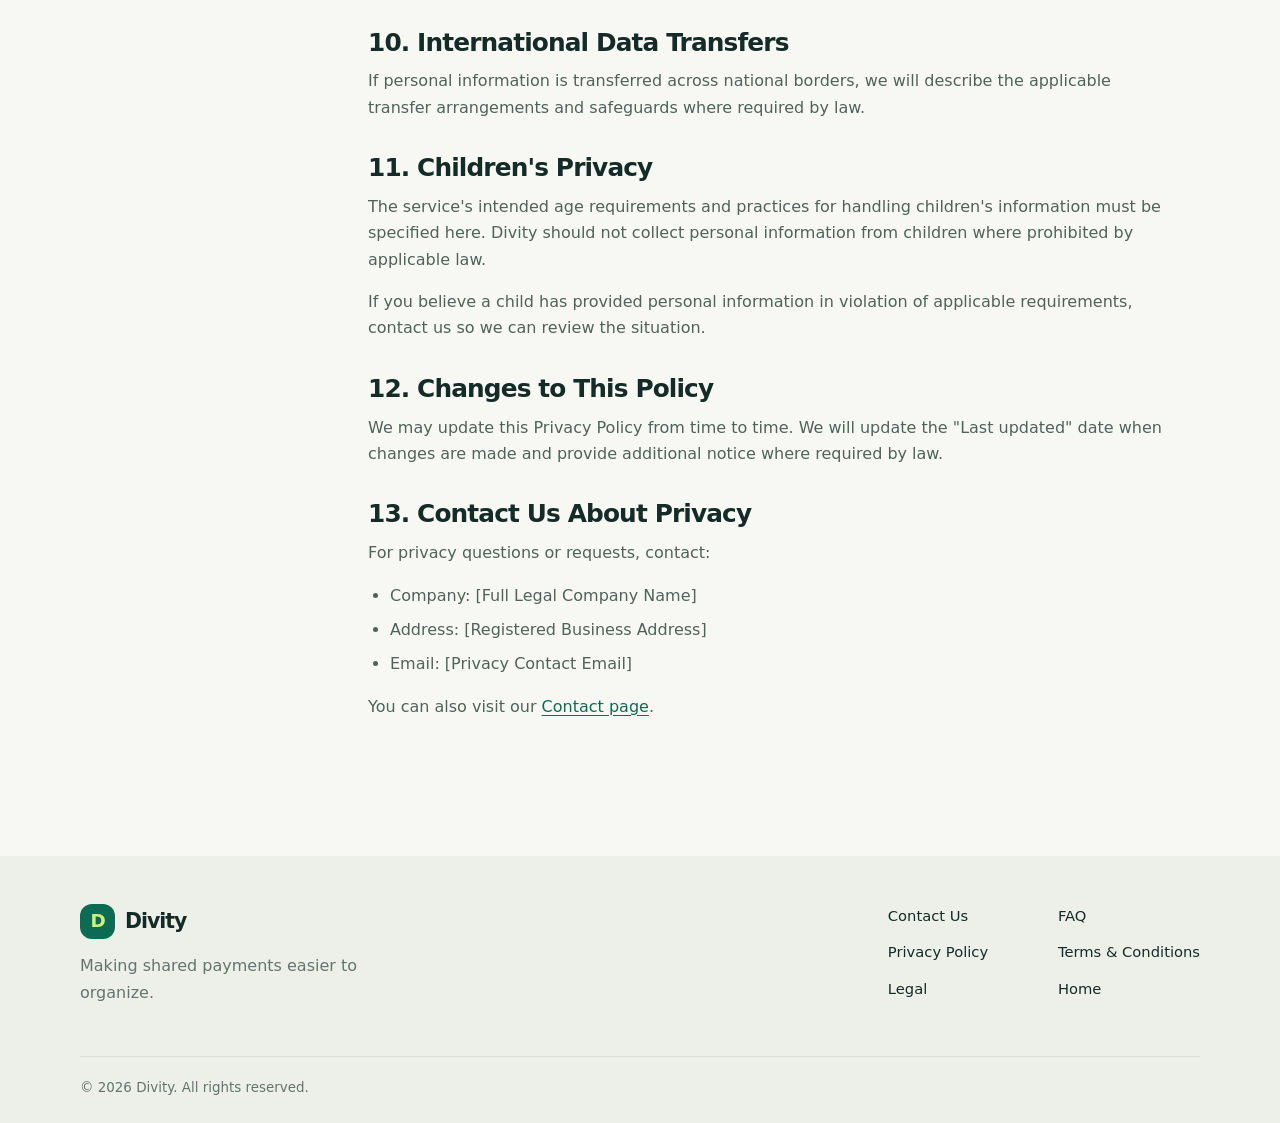
<file: wwwroot/Divity/privacy.html>
﻿<!DOCTYPE html>
<html lang="en">
<head>
    <meta charset="UTF-8">
    <meta name="viewport" content="width=device-width, initial-scale=1.0">
    <meta name="description" content="Read the Divity privacy policy.">
    <meta name="theme-color" content="#f7f8f4">
    <title>Privacy Policy | Divity</title>
    <link rel="stylesheet" href="../assets/styles.css">
</head>
<body>

    <header class="topbar">
        <div class="wrap nav">
            <a class="brand" href="index.html">
                <span class="mark">D</span><span>Divity</span>
            </a>

            <nav class="links" aria-label="Main navigation">
                <a href="index.html">Home</a>
                <a href="faq.html">FAQ</a>
                <a href="contact.html">Contact</a>
                <a class="active" href="privacy.html">Privacy</a>
                <a href="terms.html">Terms</a>
                <a href="legal.html">Legal</a>
            </nav>

            <a class="nav-cta" href="contact.html">Privacy Questions ↗</a>

            <button class="mobile-toggle"
                    type="button"
                    aria-label="Toggle navigation"
                    aria-expanded="false">
                ☰
            </button>
        </div>
    </header>

    <main>
        <section class="page-hero">
            <div class="wrap">
                <span class="eyebrow">Your information</span>
                <h1>Privacy Policy</h1>
                <p class="lead">
                    This page explains the categories of information a Divity
                    service may handle and the practices that need to be
                    disclosed to users.
                </p>
            </div>
        </section>

        <section class="wrap content-layout">
            <aside class="side">
                <strong>On this page</strong>
                <a href="#overview">Overview</a>
                <a href="#information">Information collected</a>
                <a href="#use">How information is used</a>
                <a href="#sharing">Sharing information</a>
                <a href="#security">Security and retention</a>
                <a href="#rights">Your choices and rights</a>
                <a href="#children">Children's privacy</a>
                <a href="#changes">Policy changes</a>
                <a href="#contact">Contact</a>
            </aside>

            <article class="prose">
                <p class="legal-meta">
                    Effective date: [Insert effective date]<br>
                    Last updated: [Insert last updated date]
                </p>

                <div class="notice">
                    <strong>Publication note:</strong>
                    This is a template. The company must verify that every
                    statement matches its actual practices and obtain appropriate
                    legal review before publishing.
                </div>

                <h2 id="overview">1. Overview</h2>
                <p>
                    This Privacy Policy describes how [Full Legal Company Name]
                    ("Divity," "we," "us," or "our") collects, uses, discloses,
                    and otherwise processes personal information in connection
                    with our website, products, and services.
                </p>
                <p>
                    This policy applies to the activities described here unless
                    a separate privacy notice is provided for a particular
                    product or service.
                </p>

                <h2 id="information">2. Information We May Collect</h2>
                <p>
                    Depending on the services you use and how you interact with
                    Divity, information may include the following categories.
                    Only list categories that the company actually collects.
                </p>
                <ul>
                    <li>
                        <strong>Contact information:</strong> name, email address,
                        telephone number, and information you provide when
                        contacting us.
                    </li>
                    <li>
                        <strong>Account information:</strong> account identifiers,
                        profile details, authentication information, and
                        account preferences.
                    </li>
                    <li>
                        <strong>Group and transaction information:</strong>
                        group membership, bill details, split allocations,
                        transaction status, and related records necessary
                        to provide the service.
                    </li>
                    <li>
                        <strong>Payment-related information:</strong> information
                        needed to coordinate or process payments. Payment card
                        information may be handled by third-party payment
                        providers rather than stored directly by Divity.
                        Confirm the actual arrangement before publishing.
                    </li>
                    <li>
                        <strong>Technical information:</strong> device details,
                        browser information, IP address, log data, and service
                        usage information, where collected.
                    </li>
                    <li>
                        <strong>Communications:</strong> messages, feedback,
                        support requests, and any information included in them.
                    </li>
                </ul>

                <h2 id="use">3. How We May Use Information</h2>
                <p>
                    Subject to applicable law and our actual practices, we may use
                    personal information to:
                </p>
                <ul>
                    <li>Provide, operate, maintain, and support our services.</li>
                    <li>Manage accounts, groups, bill splits, and payment workflows.</li>
                    <li>Respond to questions, feedback, and support requests.</li>
                    <li>Protect the service, investigate misuse, and prevent fraud.</li>
                    <li>Maintain records and meet applicable legal obligations.</li>
                    <li>Understand service performance and improve user experience.</li>
                    <li>Send service announcements or marketing communications where permitted.</li>
                </ul>

                <h2>4. Legal Bases and Permissions</h2>
                <p>
                    Where applicable law requires a legal basis for processing
                    personal information, we will identify and rely on the
                    appropriate basis, such as providing a requested service,
                    complying with a legal obligation, obtaining consent, or
                    pursuing a legitimate interest where permitted.
                </p>
                <p>
                    The legal bases applicable to each processing activity
                    should be confirmed with qualified counsel.
                </p>

                <h2 id="sharing">5. How We May Share Information</h2>
                <p>
                    We may disclose information to service providers and other
                    parties when necessary and permitted, including:
                </p>
                <ul>
                    <li>Hosting, infrastructure, security, and technical providers.</li>
                    <li>Payment processors or financial service providers, if used.</li>
                    <li>Customer support, communications, and email providers.</li>
                    <li>Professional advisers, auditors, or legal representatives.</li>
                    <li>Authorities or other parties when required by law or to protect rights and safety.</li>
                    <li>Parties involved in a business transaction, subject to applicable law.</li>
                </ul>
                <p>
                    Identify the actual providers, sharing practices, and any
                    additional disclosures required by applicable law before
                    publishing this policy.
                </p>

                <h2>6. Cookies and Similar Technologies</h2>
                <p>
                    Our website or services may use cookies, local storage,
                    analytics, or similar technologies, depending on the
                    implemented functionality. These technologies may be used
                    for essential site operations, security, preferences, or
                    analytics where applicable.
                </p>
                <p>
                    Update this section to describe the technologies actually
                    used and how visitors can manage their choices.
                </p>

                <h2>7. Third-Party Services and Links</h2>
                <p>
                    Our website may link to third-party websites or use
                    third-party services. Those parties may process information
                    under their own policies. We encourage users to review the
                    applicable privacy notices of those services.
                </p>

                <h2 id="security">8. Data Security and Retention</h2>
                <p>
                    We should maintain reasonable administrative, technical,
                    and organizational safeguards appropriate to the information
                    we process. No method of transmission or storage can be
                    guaranteed to be completely secure.
                </p>
                <p>
                    We retain personal information for as long as necessary for
                    the purposes described in this policy, subject to legal,
                    accounting, dispute-resolution, and other applicable
                    requirements. Insert the company's actual retention rules
                    before publication.
                </p>

                <h2 id="rights">9. Your Choices and Privacy Rights</h2>
                <p>
                    Depending on your location and applicable law, you may have
                    rights to request access to, correction of, deletion of,
                    or a copy of certain personal information, or to object to
                    or restrict certain processing.
                </p>
                <p>
                    You may also be able to withdraw consent where processing
                    relies on consent. Withdrawal does not affect processing
                    already carried out lawfully.
                </p>
                <p>
                    To make a privacy request, contact us using the details in
                    the Contact section below. We may need to verify your
                    identity and will respond as required by applicable law.
                </p>

                <h2>10. International Data Transfers</h2>
                <p>
                    If personal information is transferred across national
                    borders, we will describe the applicable transfer
                    arrangements and safeguards where required by law.
                </p>

                <h2 id="children">11. Children's Privacy</h2>
                <p>
                    The service's intended age requirements and practices for
                    handling children's information must be specified here.
                    Divity should not collect personal information from children
                    where prohibited by applicable law.
                </p>
                <p>
                    If you believe a child has provided personal information in
                    violation of applicable requirements, contact us so we can
                    review the situation.
                </p>

                <h2>12. Changes to This Policy</h2>
                <p>
                    We may update this Privacy Policy from time to time. We will
                    update the "Last updated" date when changes are made and
                    provide additional notice where required by law.
                </p>

                <h2 id="changes">13. Contact Us About Privacy</h2>
                <p>
                    For privacy questions or requests, contact:
                </p>
                <ul>
                    <li>Company: [Full Legal Company Name]</li>
                    <li>Address: [Registered Business Address]</li>
                    <li>Email: [Privacy Contact Email]</li>
                </ul>

                <p>
                    You can also visit our <a href="contact.html">Contact page</a>.
                </p>
            </article>
        </section>
    </main>

    <footer class="footer">
        <div class="wrap">
            <div class="footer-top">
                <div>
                    <a class="brand" href="index.html">
                        <span class="mark">D</span><span>Divity</span>
                    </a>
                    <p class="footer-tag">Making shared payments easier to organize.</p>
                </div>

                <div class="footer-links">
                    <a href="contact.html">Contact Us</a>
                    <a href="faq.html">FAQ</a>
                    <a href="privacy.html">Privacy Policy</a>
                    <a href="terms.html">Terms &amp; Conditions</a>
                    <a href="legal.html">Legal</a>
                    <a href="index.html">Home</a>
                </div>
            </div>

            <div class="footer-bottom">
                <span>© <span data-year></span> Divity. All rights reserved.</span>
            </div>
        </div>
    </footer>

    <script src="../assets/site.js"></script>
</body>
</html>
</file>
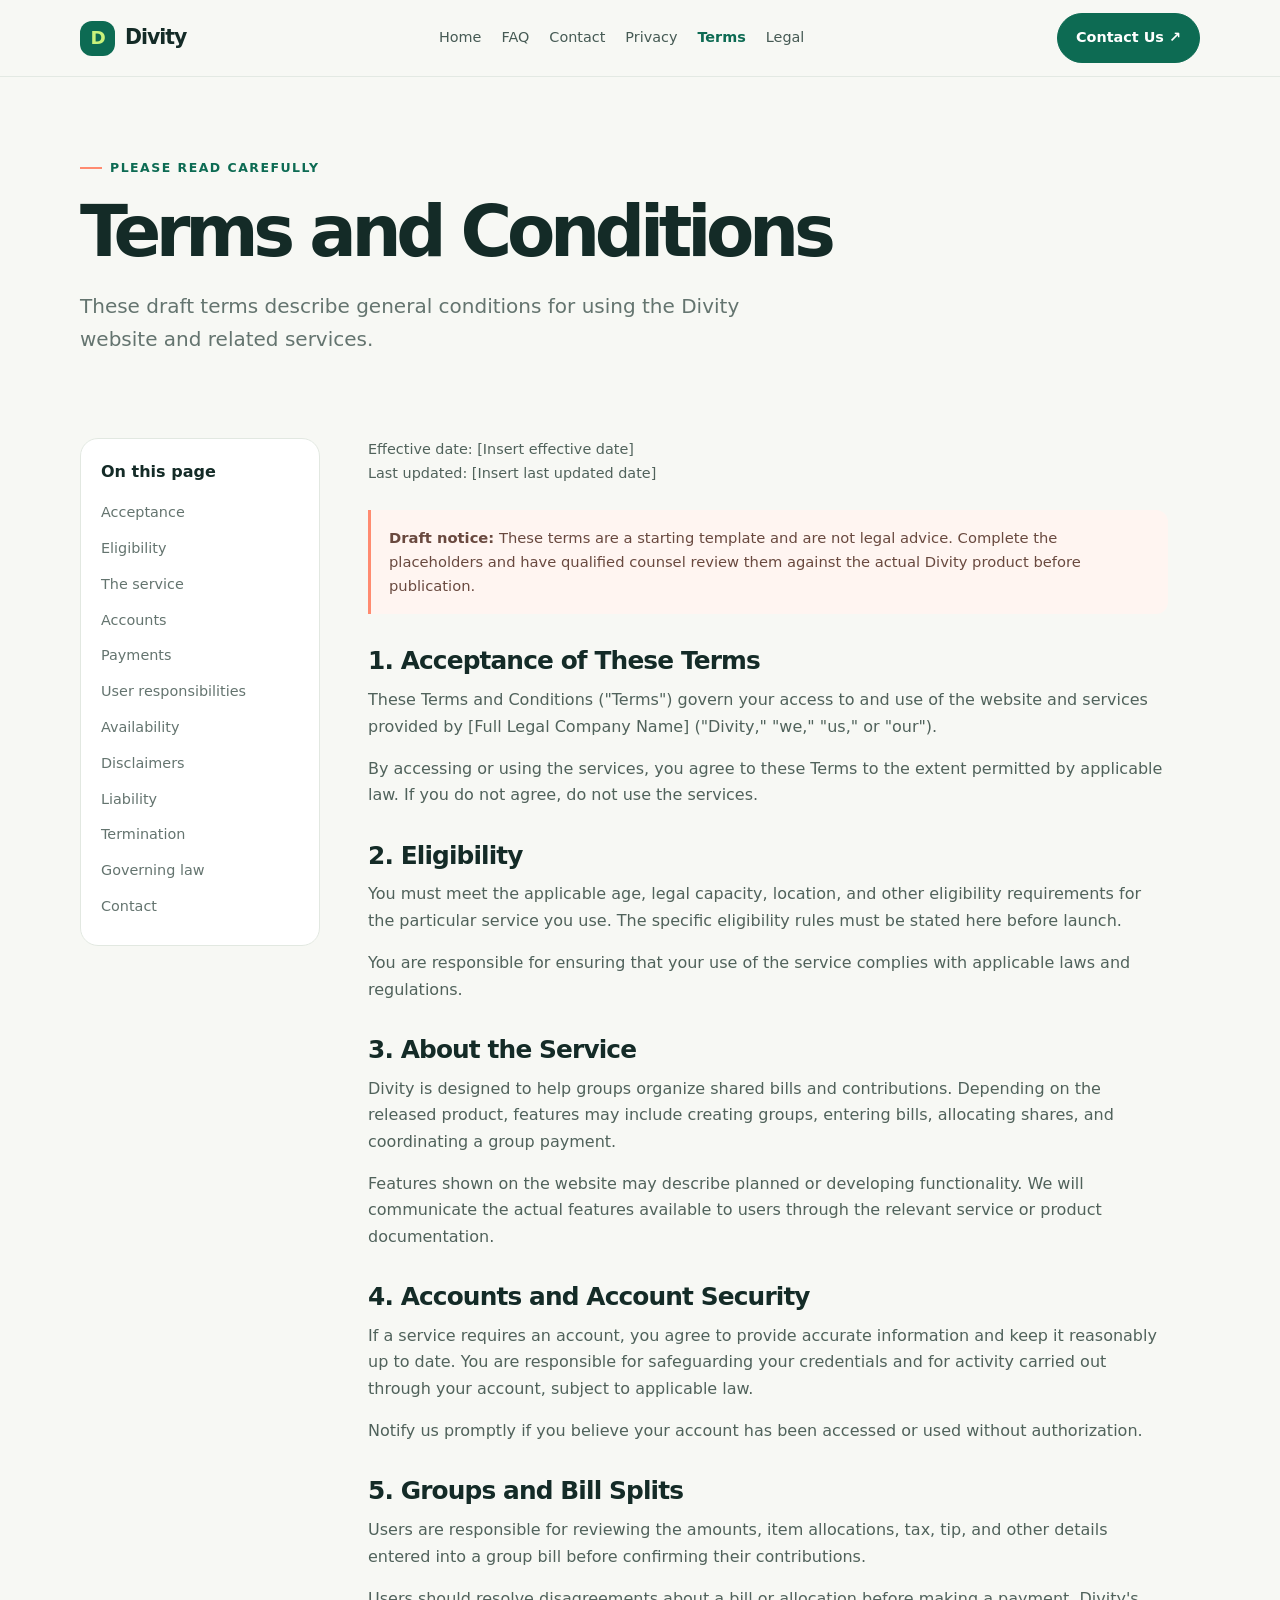
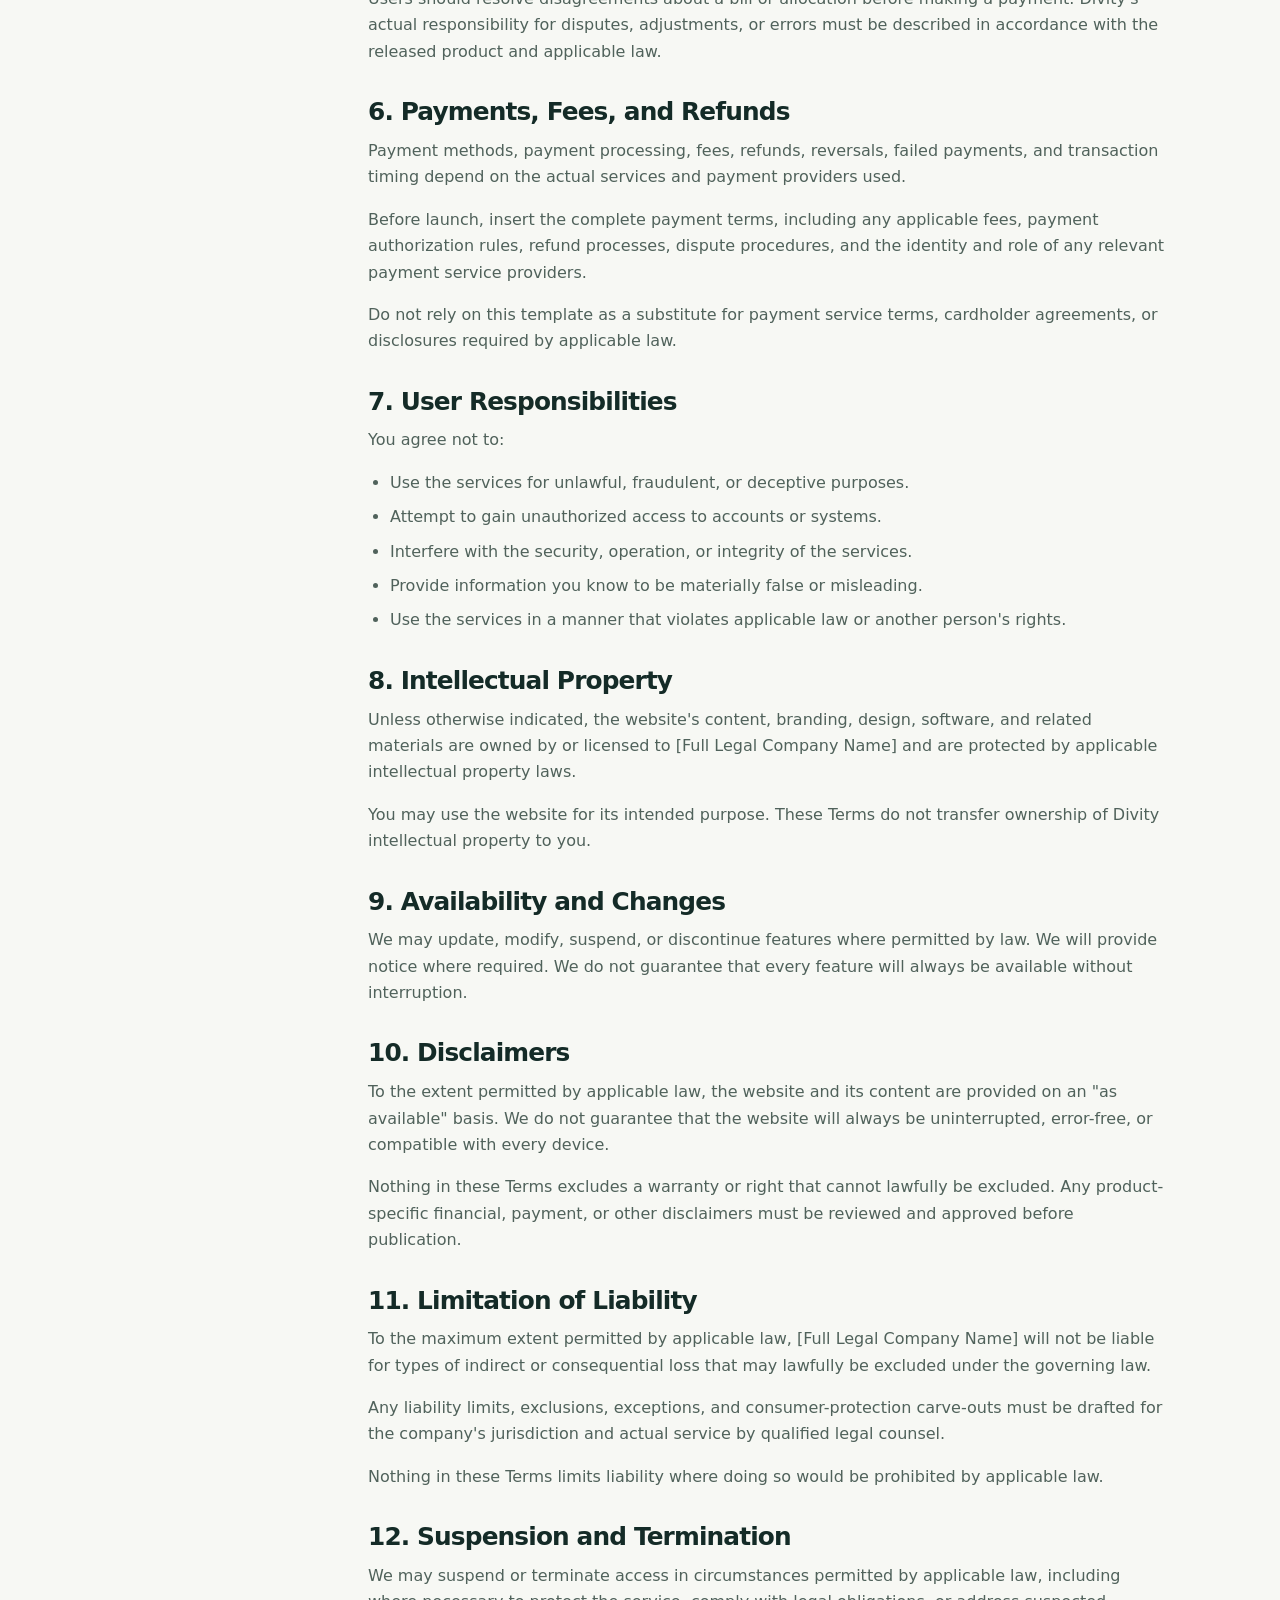
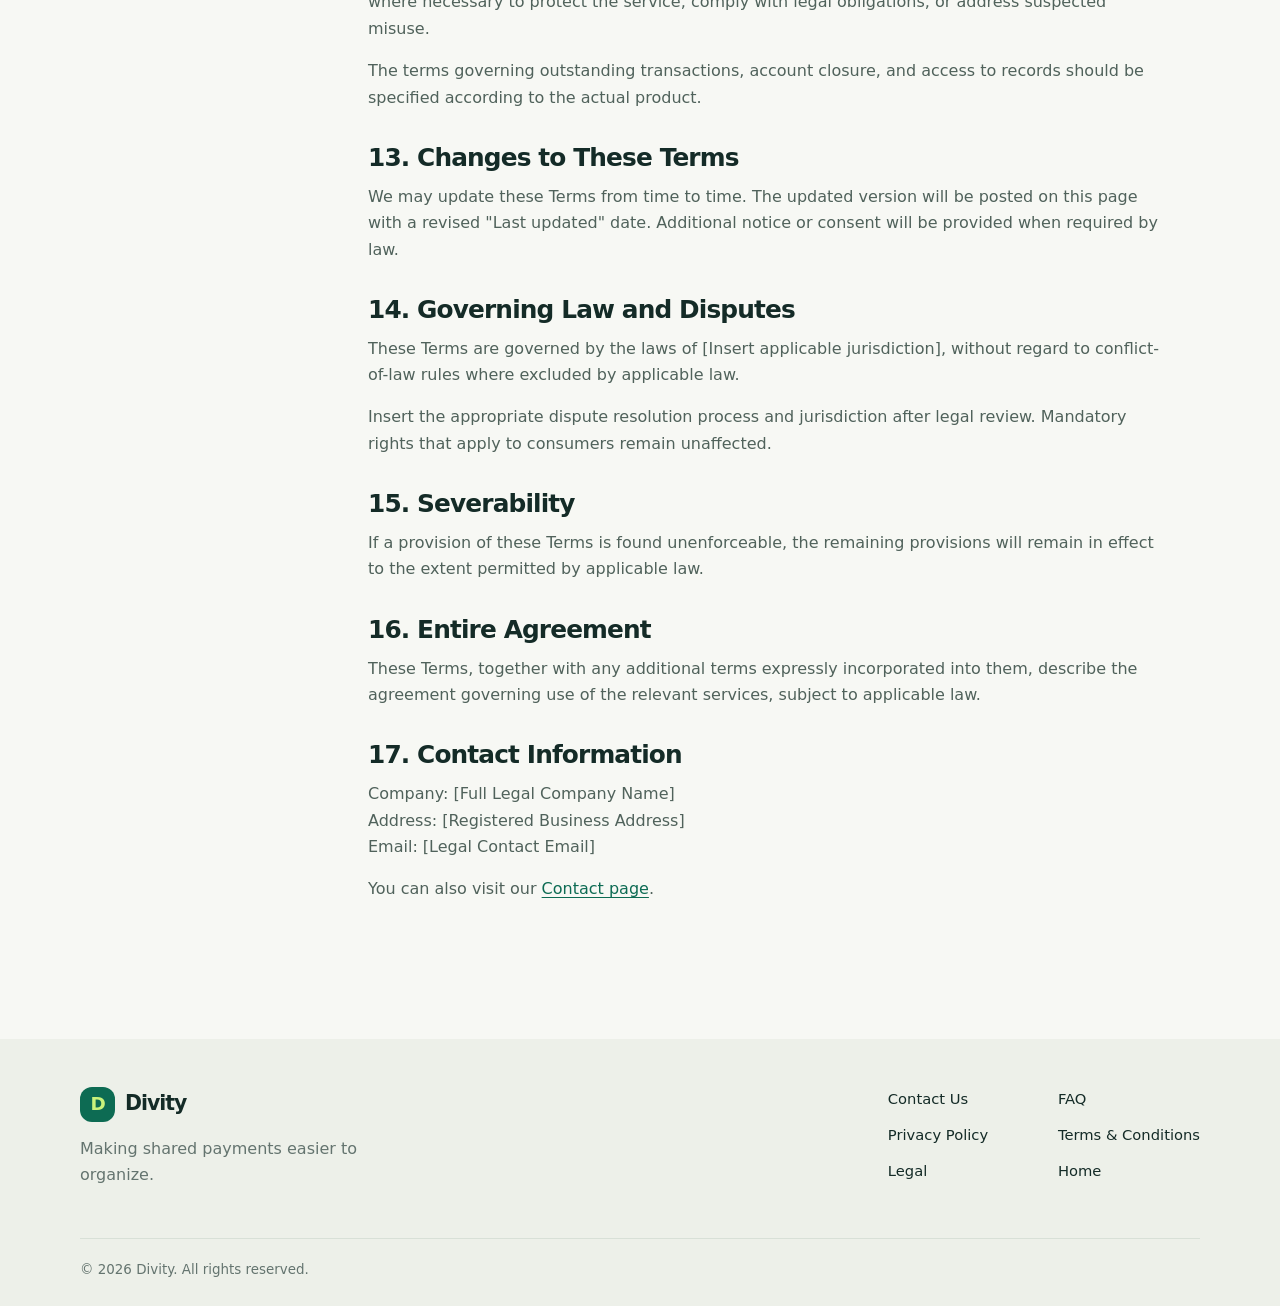
<file: wwwroot/Divity/terms.html>
﻿<!DOCTYPE html>
<html lang="en">
<head>
    <meta charset="UTF-8">
    <meta name="viewport" content="width=device-width, initial-scale=1.0">
    <meta name="description" content="Read the Divity website terms and conditions.">
    <meta name="theme-color" content="#f7f8f4">
    <title>Terms and Conditions | Divity</title>
    <link rel="stylesheet" href="../assets/styles.css">
</head>
<body>

    <header class="topbar">
        <div class="wrap nav">
            <a class="brand" href="index.html">
                <span class="mark">D</span><span>Divity</span>
            </a>

            <nav class="links" aria-label="Main navigation">
                <a href="index.html">Home</a>
                <a href="faq.html">FAQ</a>
                <a href="contact.html">Contact</a>
                <a href="privacy.html">Privacy</a>
                <a class="active" href="terms.html">Terms</a>
                <a href="legal.html">Legal</a>
            </nav>

            <a class="nav-cta" href="contact.html">Contact Us ↗</a>

            <button class="mobile-toggle"
                    type="button"
                    aria-label="Toggle navigation"
                    aria-expanded="false">
                ☰
            </button>
        </div>
    </header>

    <main>
        <section class="page-hero">
            <div class="wrap">
                <span class="eyebrow">Please read carefully</span>
                <h1>Terms and Conditions</h1>
                <p class="lead">
                    These draft terms describe general conditions for using
                    the Divity website and related services.
                </p>
            </div>
        </section>

        <section class="wrap content-layout">
            <aside class="side">
                <strong>On this page</strong>
                <a href="#acceptance">Acceptance</a>
                <a href="#eligibility">Eligibility</a>
                <a href="#service">The service</a>
                <a href="#accounts">Accounts</a>
                <a href="#payments">Payments</a>
                <a href="#responsibilities">User responsibilities</a>
                <a href="#availability">Availability</a>
                <a href="#disclaimer">Disclaimers</a>
                <a href="#liability">Liability</a>
                <a href="#termination">Termination</a>
                <a href="#law">Governing law</a>
                <a href="#contact">Contact</a>
            </aside>

            <article class="prose">
                <p class="legal-meta">
                    Effective date: [Insert effective date]<br>
                    Last updated: [Insert last updated date]
                </p>

                <div class="notice">
                    <strong>Draft notice:</strong>
                    These terms are a starting template and are not legal advice.
                    Complete the placeholders and have qualified counsel review
                    them against the actual Divity product before publication.
                </div>

                <h2 id="acceptance">1. Acceptance of These Terms</h2>
                <p>
                    These Terms and Conditions ("Terms") govern your access to
                    and use of the website and services provided by
                    [Full Legal Company Name] ("Divity," "we," "us," or "our").
                </p>
                <p>
                    By accessing or using the services, you agree to these Terms
                    to the extent permitted by applicable law. If you do not
                    agree, do not use the services.
                </p>

                <h2 id="eligibility">2. Eligibility</h2>
                <p>
                    You must meet the applicable age, legal capacity, location,
                    and other eligibility requirements for the particular
                    service you use. The specific eligibility rules must be
                    stated here before launch.
                </p>
                <p>
                    You are responsible for ensuring that your use of the
                    service complies with applicable laws and regulations.
                </p>

                <h2 id="service">3. About the Service</h2>
                <p>
                    Divity is designed to help groups organize shared bills
                    and contributions. Depending on the released product,
                    features may include creating groups, entering bills,
                    allocating shares, and coordinating a group payment.
                </p>
                <p>
                    Features shown on the website may describe planned or
                    developing functionality. We will communicate the actual
                    features available to users through the relevant service
                    or product documentation.
                </p>

                <h2 id="accounts">4. Accounts and Account Security</h2>
                <p>
                    If a service requires an account, you agree to provide
                    accurate information and keep it reasonably up to date.
                    You are responsible for safeguarding your credentials and
                    for activity carried out through your account, subject
                    to applicable law.
                </p>
                <p>
                    Notify us promptly if you believe your account has been
                    accessed or used without authorization.
                </p>

                <h2>5. Groups and Bill Splits</h2>
                <p>
                    Users are responsible for reviewing the amounts, item
                    allocations, tax, tip, and other details entered into a
                    group bill before confirming their contributions.
                </p>
                <p>
                    Users should resolve disagreements about a bill or
                    allocation before making a payment. Divity's actual
                    responsibility for disputes, adjustments, or errors must
                    be described in accordance with the released product and
                    applicable law.
                </p>

                <h2 id="payments">6. Payments, Fees, and Refunds</h2>
                <p>
                    Payment methods, payment processing, fees, refunds,
                    reversals, failed payments, and transaction timing depend
                    on the actual services and payment providers used.
                </p>
                <p>
                    Before launch, insert the complete payment terms, including
                    any applicable fees, payment authorization rules, refund
                    processes, dispute procedures, and the identity and role
                    of any relevant payment service providers.
                </p>
                <p>
                    Do not rely on this template as a substitute for payment
                    service terms, cardholder agreements, or disclosures
                    required by applicable law.
                </p>

                <h2 id="responsibilities">7. User Responsibilities</h2>
                <p>You agree not to:</p>
                <ul>
                    <li>Use the services for unlawful, fraudulent, or deceptive purposes.</li>
                    <li>Attempt to gain unauthorized access to accounts or systems.</li>
                    <li>Interfere with the security, operation, or integrity of the services.</li>
                    <li>Provide information you know to be materially false or misleading.</li>
                    <li>Use the services in a manner that violates applicable law or another person's rights.</li>
                </ul>

                <h2>8. Intellectual Property</h2>
                <p>
                    Unless otherwise indicated, the website's content, branding,
                    design, software, and related materials are owned by or
                    licensed to [Full Legal Company Name] and are protected
                    by applicable intellectual property laws.
                </p>
                <p>
                    You may use the website for its intended purpose. These
                    Terms do not transfer ownership of Divity intellectual
                    property to you.
                </p>

                <h2 id="availability">9. Availability and Changes</h2>
                <p>
                    We may update, modify, suspend, or discontinue features
                    where permitted by law. We will provide notice where
                    required. We do not guarantee that every feature will
                    always be available without interruption.
                </p>

                <h2 id="disclaimer">10. Disclaimers</h2>
                <p>
                    To the extent permitted by applicable law, the website
                    and its content are provided on an "as available" basis.
                    We do not guarantee that the website will always be
                    uninterrupted, error-free, or compatible with every device.
                </p>
                <p>
                    Nothing in these Terms excludes a warranty or right that
                    cannot lawfully be excluded. Any product-specific financial,
                    payment, or other disclaimers must be reviewed and
                    approved before publication.
                </p>

                <h2 id="liability">11. Limitation of Liability</h2>
                <p>
                    To the maximum extent permitted by applicable law,
                    [Full Legal Company Name] will not be liable for types
                    of indirect or consequential loss that may lawfully be
                    excluded under the governing law.
                </p>
                <p>
                    Any liability limits, exclusions, exceptions, and
                    consumer-protection carve-outs must be drafted for the
                    company's jurisdiction and actual service by qualified
                    legal counsel.
                </p>
                <p>
                    Nothing in these Terms limits liability where doing so
                    would be prohibited by applicable law.
                </p>

                <h2 id="termination">12. Suspension and Termination</h2>
                <p>
                    We may suspend or terminate access in circumstances
                    permitted by applicable law, including where necessary
                    to protect the service, comply with legal obligations,
                    or address suspected misuse.
                </p>
                <p>
                    The terms governing outstanding transactions, account
                    closure, and access to records should be specified
                    according to the actual product.
                </p>

                <h2>13. Changes to These Terms</h2>
                <p>
                    We may update these Terms from time to time. The updated
                    version will be posted on this page with a revised
                    "Last updated" date. Additional notice or consent will
                    be provided when required by law.
                </p>

                <h2 id="law">14. Governing Law and Disputes</h2>
                <p>
                    These Terms are governed by the laws of [Insert applicable
                    jurisdiction], without regard to conflict-of-law rules
                    where excluded by applicable law.
                </p>
                <p>
                    Insert the appropriate dispute resolution process and
                    jurisdiction after legal review. Mandatory rights that
                    apply to consumers remain unaffected.
                </p>

                <h2>15. Severability</h2>
                <p>
                    If a provision of these Terms is found unenforceable,
                    the remaining provisions will remain in effect to the
                    extent permitted by applicable law.
                </p>

                <h2>16. Entire Agreement</h2>
                <p>
                    These Terms, together with any additional terms expressly
                    incorporated into them, describe the agreement governing
                    use of the relevant services, subject to applicable law.
                </p>

                <h2 id="contact">17. Contact Information</h2>
                <p>
                    Company: [Full Legal Company Name]<br>
                    Address: [Registered Business Address]<br>
                    Email: [Legal Contact Email]
                </p>

                <p>
                    You can also visit our <a href="contact.html">Contact page</a>.
                </p>
            </article>
        </section>
    </main>

    <footer class="footer">
        <div class="wrap">
            <div class="footer-top">
                <div>
                    <a class="brand" href="index.html">
                        <span class="mark">D</span><span>Divity</span>
                    </a>
                    <p class="footer-tag">Making shared payments easier to organize.</p>
                </div>

                <div class="footer-links">
                    <a href="contact.html">Contact Us</a>
                    <a href="faq.html">FAQ</a>
                    <a href="privacy.html">Privacy Policy</a>
                    <a href="terms.html">Terms &amp; Conditions</a>
                    <a href="legal.html">Legal</a>
                    <a href="index.html">Home</a>
                </div>
            </div>

            <div class="footer-bottom">
                <span>© <span data-year></span> Divity. All rights reserved.</span>
            </div>
        </div>
    </footer>

    <script src="../assets/site.js"></script>
</body>
</html>
</file>
<file: wwwroot/assets/styles.css>
﻿:root {
    --ink: #142b27;
    --muted: #64746f;
    --paper: #f7f8f4;
    --white: #ffffff;
    --green: #0d6b53;
    --green-dark: #084c3d;
    --lime: #c9f27b;
    --line: #e2e8e1;
    --coral: #ff8b70;
    --shadow: 0 18px 55px rgba(20, 43, 39, 0.08);
}

* {
    box-sizing: border-box;
}

html {
    scroll-behavior: smooth;
    scroll-padding-top: 100px;
}

body {
    margin: 0;
    background: var(--paper);
    color: var(--ink);
    font-family: Inter, ui-sans-serif, system-ui, -apple-system, BlinkMacSystemFont, "Segoe UI", sans-serif;
    font-size: 16px;
    line-height: 1.65;
}

a {
    color: inherit;
    text-decoration: none;
}

    a:hover {
        color: var(--green);
    }

button,
input,
select,
textarea {
    font: inherit;
}

button,
a {
    -webkit-tap-highlight-color: transparent;
}

    button:focus-visible,
    a:focus-visible,
    input:focus-visible,
    select:focus-visible,
    textarea:focus-visible,
    summary:focus-visible {
        outline: 3px solid var(--coral);
        outline-offset: 3px;
    }

.wrap {
    width: min(1120px, calc(100% - 40px));
    margin: 0 auto;
}

.small-text {
    font-size: 0.85rem;
}

.muted {
    color: var(--muted);
}

/* Header and navigation */

.topbar {
    position: sticky;
    top: 0;
    z-index: 100;
    background: rgba(247, 248, 244, 0.96);
    backdrop-filter: blur(14px);
    border-bottom: 1px solid rgba(226, 232, 225, 0.9);
}

.nav {
    min-height: 76px;
    display: flex;
    align-items: center;
    justify-content: space-between;
    gap: 22px;
    position: relative;
}

.brand {
    display: inline-flex;
    align-items: center;
    gap: 10px;
    font-size: 1.28rem;
    font-weight: 850;
    letter-spacing: -0.05em;
    flex-shrink: 0;
}

    .brand:hover {
        color: var(--ink);
    }

.mark {
    display: grid;
    place-items: center;
    width: 35px;
    height: 35px;
    background: var(--green);
    color: var(--lime);
    border-radius: 12px;
    font-weight: 900;
    font-size: 1.15rem;
}

.links {
    display: flex;
    align-items: center;
    gap: 20px;
    font-size: 0.9rem;
    color: #465a54;
}

    .links a {
        transition: color 0.2s ease;
    }

        .links a.active {
            color: var(--green);
            font-weight: 750;
        }

.nav-cta,
.button {
    display: inline-flex;
    align-items: center;
    justify-content: center;
    gap: 8px;
    padding: 12px 18px;
    border-radius: 999px;
    background: var(--green);
    color: var(--white);
    font-weight: 750;
    border: 1px solid var(--green);
    cursor: pointer;
    transition: background 0.2s ease, transform 0.2s ease;
}

.nav-cta {
    white-space: nowrap;
    font-size: 0.9rem;
}

    .nav-cta:hover,
    .button:hover {
        background: var(--green-dark);
        border-color: var(--green-dark);
        color: var(--white);
        transform: translateY(-1px);
    }

.button.secondary {
    background: transparent;
    color: var(--ink);
    border-color: #cbd7ce;
}

    .button.secondary:hover {
        background: var(--white);
        color: var(--green);
    }

.mobile-toggle {
    display: none;
    background: transparent;
    border: 1px solid var(--line);
    border-radius: 10px;
    padding: 7px 12px;
    color: var(--ink);
    font-size: 1.2rem;
    cursor: pointer;
}

/* General typography */

h1,
h2,
h3,
p {
    margin-top: 0;
}

h1 {
    font-size: clamp(2.7rem, 6vw, 5.7rem);
    line-height: 0.99;
    letter-spacing: -0.075em;
    margin: 20px 0 22px;
    max-width: 850px;
}

h2 {
    font-size: clamp(2rem, 4vw, 3.3rem);
    line-height: 1.08;
    letter-spacing: -0.055em;
    margin-bottom: 18px;
}

h3 {
    font-size: 1.15rem;
    line-height: 1.3;
    letter-spacing: -0.02em;
    margin-bottom: 10px;
}

.highlight {
    color: var(--green);
}

.eyebrow {
    display: inline-flex;
    align-items: center;
    gap: 8px;
    color: var(--green);
    font-weight: 800;
    font-size: 0.78rem;
    letter-spacing: 0.12em;
    text-transform: uppercase;
}

    .eyebrow::before {
        content: "";
        width: 22px;
        height: 2px;
        background: var(--coral);
    }

.lead {
    font-size: clamp(1.05rem, 1.7vw, 1.25rem);
    color: var(--muted);
    max-width: 650px;
}

/* Landing page hero */

.hero {
    padding: 92px 0 78px;
    overflow: hidden;
}

.hero-grid {
    display: grid;
    grid-template-columns: 1.2fr 0.8fr;
    gap: 48px;
    align-items: center;
}

.hero-actions {
    display: flex;
    flex-wrap: wrap;
    gap: 12px;
    margin-top: 30px;
}

.hero .small-text {
    margin-top: 20px;
}

.visual {
    min-height: 400px;
    position: relative;
    border-radius: 32px;
    background: var(--lime);
    padding: 26px;
    display: flex;
    align-items: center;
    justify-content: center;
    overflow: hidden;
}

    .visual::before,
    .visual::after {
        content: "";
        position: absolute;
        border: 1px solid rgba(20, 43, 39, 0.15);
        border-radius: 50%;
        width: 360px;
        height: 360px;
    }

    .visual::after {
        width: 460px;
        height: 460px;
    }

.receipt {
    position: relative;
    z-index: 1;
    width: min(100%, 330px);
    background: var(--white);
    border-radius: 22px;
    padding: 23px;
    box-shadow: 0 20px 50px rgba(20, 43, 39, 0.15);
    transform: rotate(-3deg);
}

.receipt-top {
    display: flex;
    justify-content: space-between;
    align-items: center;
    gap: 10px;
    border-bottom: 1px dashed #d7dfd7;
    padding-bottom: 17px;
    margin-bottom: 17px;
}

.receipt-title {
    font-size: 1.2rem;
}

.pill {
    display: inline-block;
    background: #e9f8d6;
    color: #31602d;
    padding: 5px 10px;
    border-radius: 999px;
    font-size: 0.75rem;
    font-weight: 800;
    white-space: nowrap;
}

.receipt-row {
    display: flex;
    justify-content: space-between;
    gap: 12px;
    padding: 8px 0;
    color: #60716b;
}

    .receipt-row strong {
        color: var(--ink);
    }

.receipt-total {
    display: flex;
    justify-content: space-between;
    gap: 12px;
    font-weight: 850;
    font-size: 1.15rem;
    border-top: 1px solid var(--line);
    padding-top: 15px;
    margin-top: 10px;
}

.receipt-pills {
    display: flex;
    gap: 7px;
    flex-wrap: wrap;
    margin-top: 18px;
}

/* Sections and cards */

.section {
    padding: 76px 0;
}

.section-head {
    display: flex;
    justify-content: space-between;
    gap: 30px;
    align-items: end;
    margin-bottom: 34px;
}

    .section-head p {
        max-width: 440px;
        color: var(--muted);
        margin-bottom: 4px;
    }

.grid3 {
    display: grid;
    grid-template-columns: repeat(3, minmax(0, 1fr));
    gap: 18px;
}

.card {
    background: var(--white);
    border: 1px solid var(--line);
    border-radius: 22px;
    padding: 25px;
    box-shadow: var(--shadow);
}

    .card p {
        color: var(--muted);
        margin-bottom: 0;
    }

.icon {
    display: grid;
    place-items: center;
    width: 44px;
    height: 44px;
    border-radius: 14px;
    background: #edf7e5;
    color: var(--green);
    font-size: 1.25rem;
    margin-bottom: 20px;
    font-weight: 800;
}

/* Call-to-action banner */

.band {
    background: var(--ink);
    color: var(--white);
    border-radius: 30px;
    padding: 44px;
    display: flex;
    align-items: center;
    justify-content: space-between;
    gap: 28px;
}

    .band p {
        color: #c2d0ca;
        margin: 8px 0 0;
    }

.band-eyebrow {
    color: var(--lime);
}

.band-button {
    background: var(--lime);
    color: var(--ink);
    border-color: var(--lime);
    white-space: nowrap;
}

    .band-button:hover {
        background: #d8f8a5;
        border-color: #d8f8a5;
        color: var(--ink);
    }

/* Secondary page headings */

.page-hero {
    padding: 74px 0 42px;
}

    .page-hero h1 {
        font-size: clamp(2.8rem, 5.5vw, 4.6rem);
    }

    .page-hero .lead {
        max-width: 740px;
    }

/* Legal and information pages */

.content-layout {
    display: grid;
    grid-template-columns: 240px minmax(0, 1fr);
    gap: 48px;
    padding: 20px 0 90px;
    align-items: start;
}

.side {
    align-self: start;
    position: sticky;
    top: 100px;
    background: var(--white);
    border: 1px solid var(--line);
    border-radius: 18px;
    padding: 20px;
}

    .side strong {
        display: block;
        margin-bottom: 10px;
    }

    .side a {
        display: block;
        color: var(--muted);
        padding: 6px 0;
        font-size: 0.9rem;
    }

        .side a:hover {
            color: var(--green);
        }

.prose {
    max-width: 800px;
    min-width: 0;
}

    .prose h2 {
        font-size: 1.55rem;
        margin: 34px 0 12px;
        letter-spacing: -0.035em;
    }

    .prose p,
    .prose li {
        color: #50625b;
    }

    .prose ul {
        padding-left: 22px;
    }

    .prose li {
        margin-bottom: 8px;
    }

    .prose a {
        color: var(--green);
        text-decoration: underline;
        text-underline-offset: 3px;
    }

.legal-meta {
    color: var(--muted);
    font-size: 0.9rem;
    margin: 0 0 24px;
}

.notice {
    padding: 16px 18px;
    border-left: 3px solid var(--coral);
    background: #fff5f1;
    border-radius: 0 12px 12px 0;
    color: #69493f;
    font-size: 0.92rem;
}

/* FAQ page */

.faq-section {
    padding-bottom: 90px;
}

.faq-list {
    display: grid;
    gap: 12px;
}

    .faq-list details {
        background: var(--white);
        border: 1px solid var(--line);
        border-radius: 16px;
        padding: 20px 22px;
    }

    .faq-list summary {
        cursor: pointer;
        font-weight: 800;
        list-style: none;
        display: flex;
        justify-content: space-between;
        align-items: center;
        gap: 16px;
    }

        .faq-list summary::-webkit-details-marker {
            display: none;
        }

        .faq-list summary::after {
            content: "+";
            color: var(--green);
            font-size: 1.3rem;
            flex-shrink: 0;
        }

    .faq-list details[open] summary::after {
        content: "−";
    }

    .faq-list details p {
        color: var(--muted);
        margin: 14px 0 0;
    }

    .faq-list details a {
        color: var(--green);
        text-decoration: underline;
    }

.faq-contact {
    margin-top: 32px;
    padding: 30px;
    border-radius: 22px;
    background: #edf7e5;
}

/* Contact page and forms */

.contact-grid {
    display: grid;
    grid-template-columns: 0.8fr 1.2fr;
    gap: 28px;
    padding: 20px 0 90px;
    align-items: start;
}

.contact-card {
    background: var(--ink);
    color: var(--white);
    border-radius: 24px;
    padding: 30px;
}

    .contact-card h2 {
        font-size: 1.8rem;
    }

    .contact-card p {
        color: #c2d0ca;
    }

    .contact-card a {
        color: var(--lime);
    }

.dark-divider {
    border: 0;
    border-top: 1px solid #3b514a;
    margin: 26px 0;
}

.form {
    background: var(--white);
    border: 1px solid var(--line);
    border-radius: 24px;
    padding: 28px;
}

.form-grid {
    display: grid;
    grid-template-columns: repeat(2, minmax(0, 1fr));
    gap: 16px;
}

.field {
    display: flex;
    flex-direction: column;
    gap: 7px;
    min-width: 0;
}

    .field.full {
        grid-column: 1 / -1;
    }

    .field label {
        font-weight: 750;
        font-size: 0.9rem;
    }

    .field input,
    .field select,
    .field textarea {
        width: 100%;
        border: 1px solid #d8e1d8;
        border-radius: 12px;
        padding: 13px 14px;
        background: #fcfdfb;
        color: var(--ink);
    }

        .field input:focus,
        .field select:focus,
        .field textarea:focus {
            border-color: var(--green);
        }

    .field textarea {
        min-height: 145px;
        resize: vertical;
    }

    .field .button {
        align-self: flex-start;
    }

.form-note {
    color: var(--muted);
    font-size: 0.85rem;
    margin: 8px 0 0;
}

[data-form-message] {
    overflow-wrap: anywhere;
}

/* Footer */

.footer {
    background: #edf0e9;
    padding: 48px 0 24px;
    margin-top: 30px;
}

.footer-top {
    display: flex;
    justify-content: space-between;
    gap: 30px;
    align-items: start;
    padding-bottom: 34px;
}

.footer-tag {
    max-width: 340px;
    color: var(--muted);
    margin-top: 14px;
}

.footer-links {
    display: grid;
    grid-template-columns: repeat(2, minmax(120px, 1fr));
    gap: 12px 28px;
    font-size: 0.92rem;
}

    .footer-links a:hover {
        color: var(--green);
        text-decoration: underline;
        text-underline-offset: 3px;
    }

.footer-bottom {
    border-top: 1px solid #d8e0d7;
    padding-top: 20px;
    display: flex;
    justify-content: space-between;
    gap: 16px;
    color: var(--muted);
    font-size: 0.84rem;
}

/* Responsive layout */

@media (max-width: 1000px) {
    .links {
        gap: 12px;
        font-size: 0.83rem;
    }

    .nav {
        gap: 12px;
    }

    .nav-cta {
        padding: 10px 13px;
        font-size: 0.82rem;
    }
}

@media (max-width: 800px) {
    .nav {
        min-height: 76px;
    }

    .links {
        display: none;
        position: absolute;
        top: 76px;
        left: -20px;
        right: -20px;
        background: var(--paper);
        padding: 18px 22px 24px;
        border-bottom: 1px solid var(--line);
        flex-direction: column;
        align-items: flex-start;
        gap: 14px;
        box-shadow: 0 16px 25px rgba(20, 43, 39, 0.06);
    }

        .links.open {
            display: flex;
        }

    .mobile-toggle {
        display: block;
    }

    .nav-cta {
        display: none;
    }

    .hero {
        padding: 60px 0;
    }

    .hero-grid,
    .contact-grid,
    .content-layout {
        grid-template-columns: 1fr;
    }

    .hero-grid {
        gap: 36px;
    }

    .visual {
        min-height: 330px;
    }

    .grid3 {
        grid-template-columns: repeat(2, minmax(0, 1fr));
    }

    .section-head {
        align-items: flex-start;
        flex-direction: column;
        gap: 12px;
    }

    .band {
        align-items: flex-start;
        flex-direction: column;
        padding: 30px;
    }

    .side {
        position: static;
    }

    .footer-top,
    .footer-bottom {
        align-items: flex-start;
        flex-direction: column;
    }

    .form-grid {
        grid-template-columns: 1fr;
    }

    .field.full {
        grid-column: auto;
    }
}

@media (max-width: 520px) {
    .wrap {
        width: calc(100% - 28px);
    }

    h1 {
        font-size: clamp(2.5rem, 13vw, 3.7rem);
    }

    h2 {
        font-size: clamp(1.9rem, 9vw, 2.5rem);
    }

    .hero-actions {
        flex-direction: column;
        align-items: stretch;
    }

        .hero-actions .button {
            width: 100%;
        }

    .visual {
        padding: 18px;
        min-height: 300px;
    }

    .receipt {
        padding: 18px;
    }

    .grid3 {
        grid-template-columns: 1fr;
    }

    .section {
        padding: 54px 0;
    }

    .page-hero {
        padding: 52px 0 28px;
    }

    .content-layout {
        padding-bottom: 55px;
    }

    .contact-grid {
        padding-bottom: 55px;
    }

    .form,
    .contact-card {
        padding: 22px;
    }

    .footer-links {
        grid-template-columns: repeat(2, minmax(0, 1fr));
        gap: 12px;
    }

    .footer-bottom {
        overflow-wrap: anywhere;
    }
}

/* Respect reduced-motion preferences */

@media (prefers-reduced-motion: reduce) {
    html {
        scroll-behavior: auto;
    }

    *,
    *::before,
    *::after {
        animation-duration: 0.01ms !important;
        animation-iteration-count: 1 !important;
        transition-duration: 0.01ms !important;
    }
}
</file>
